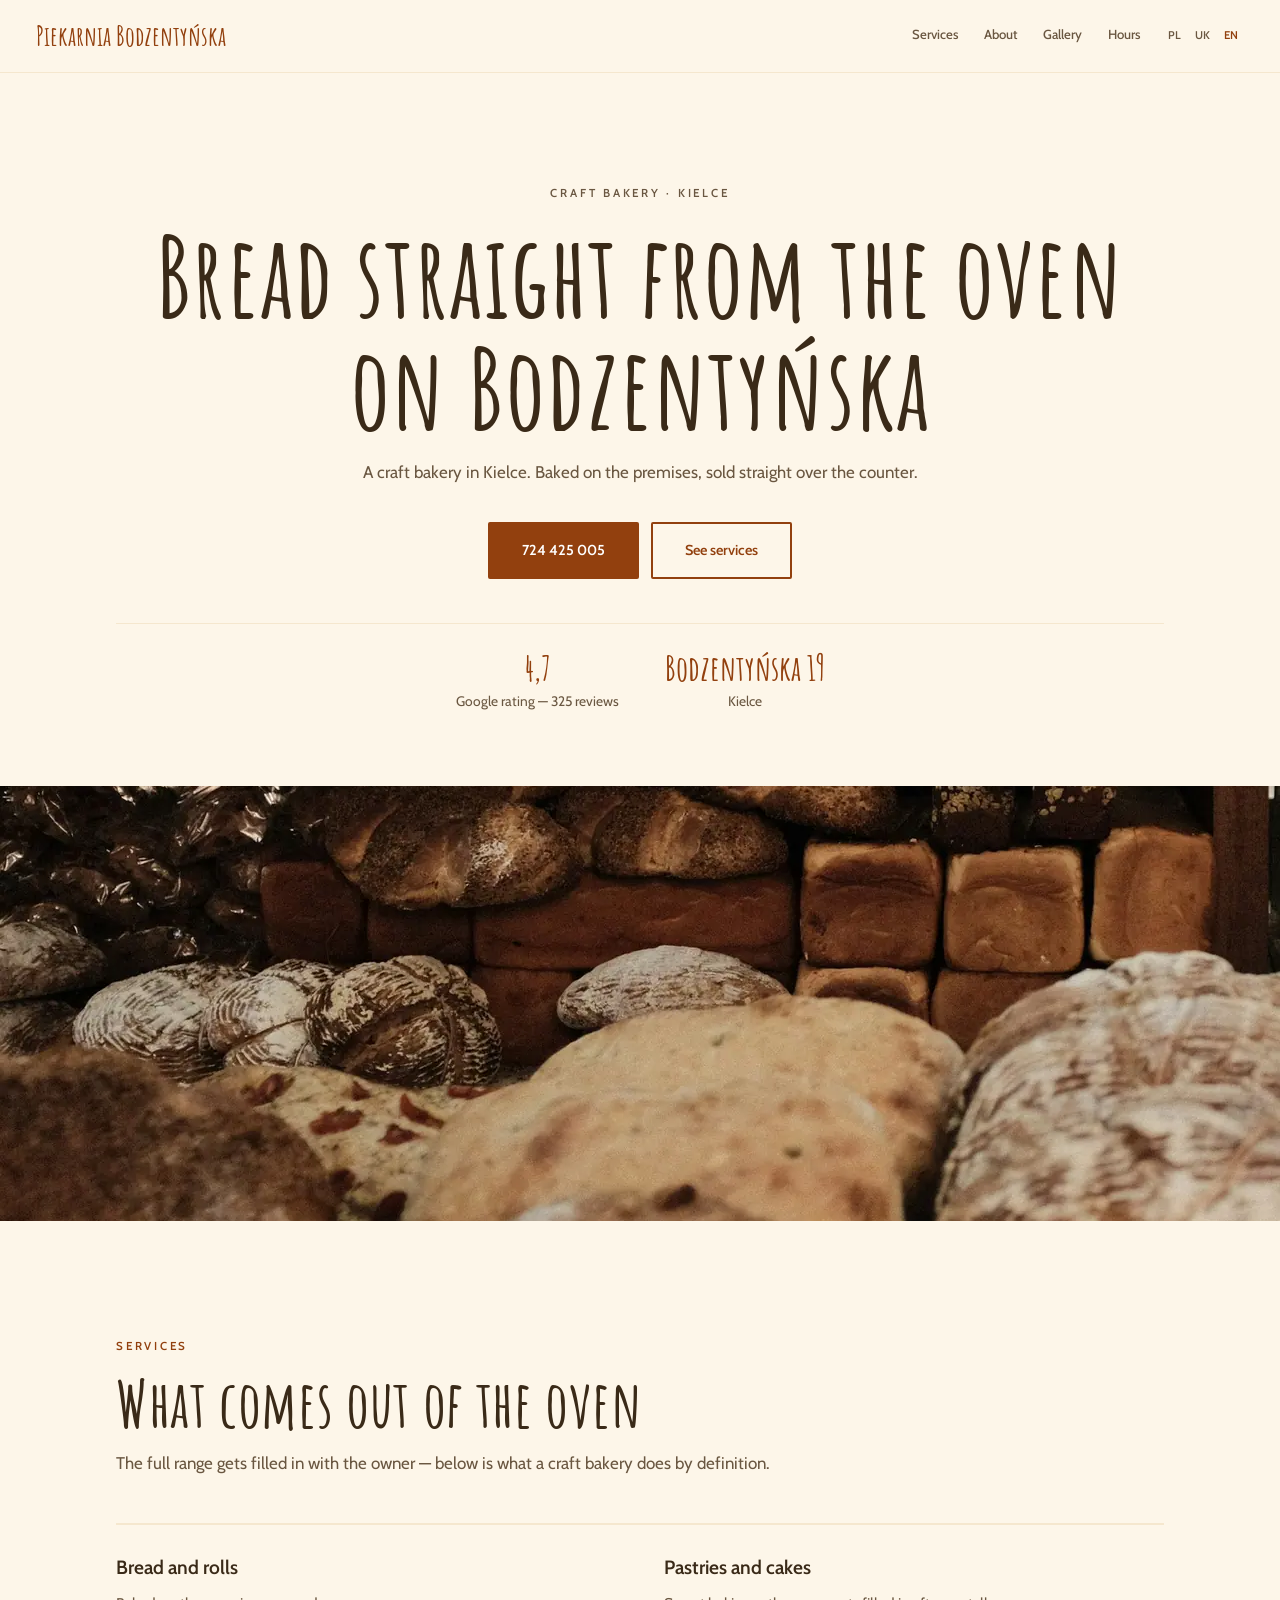
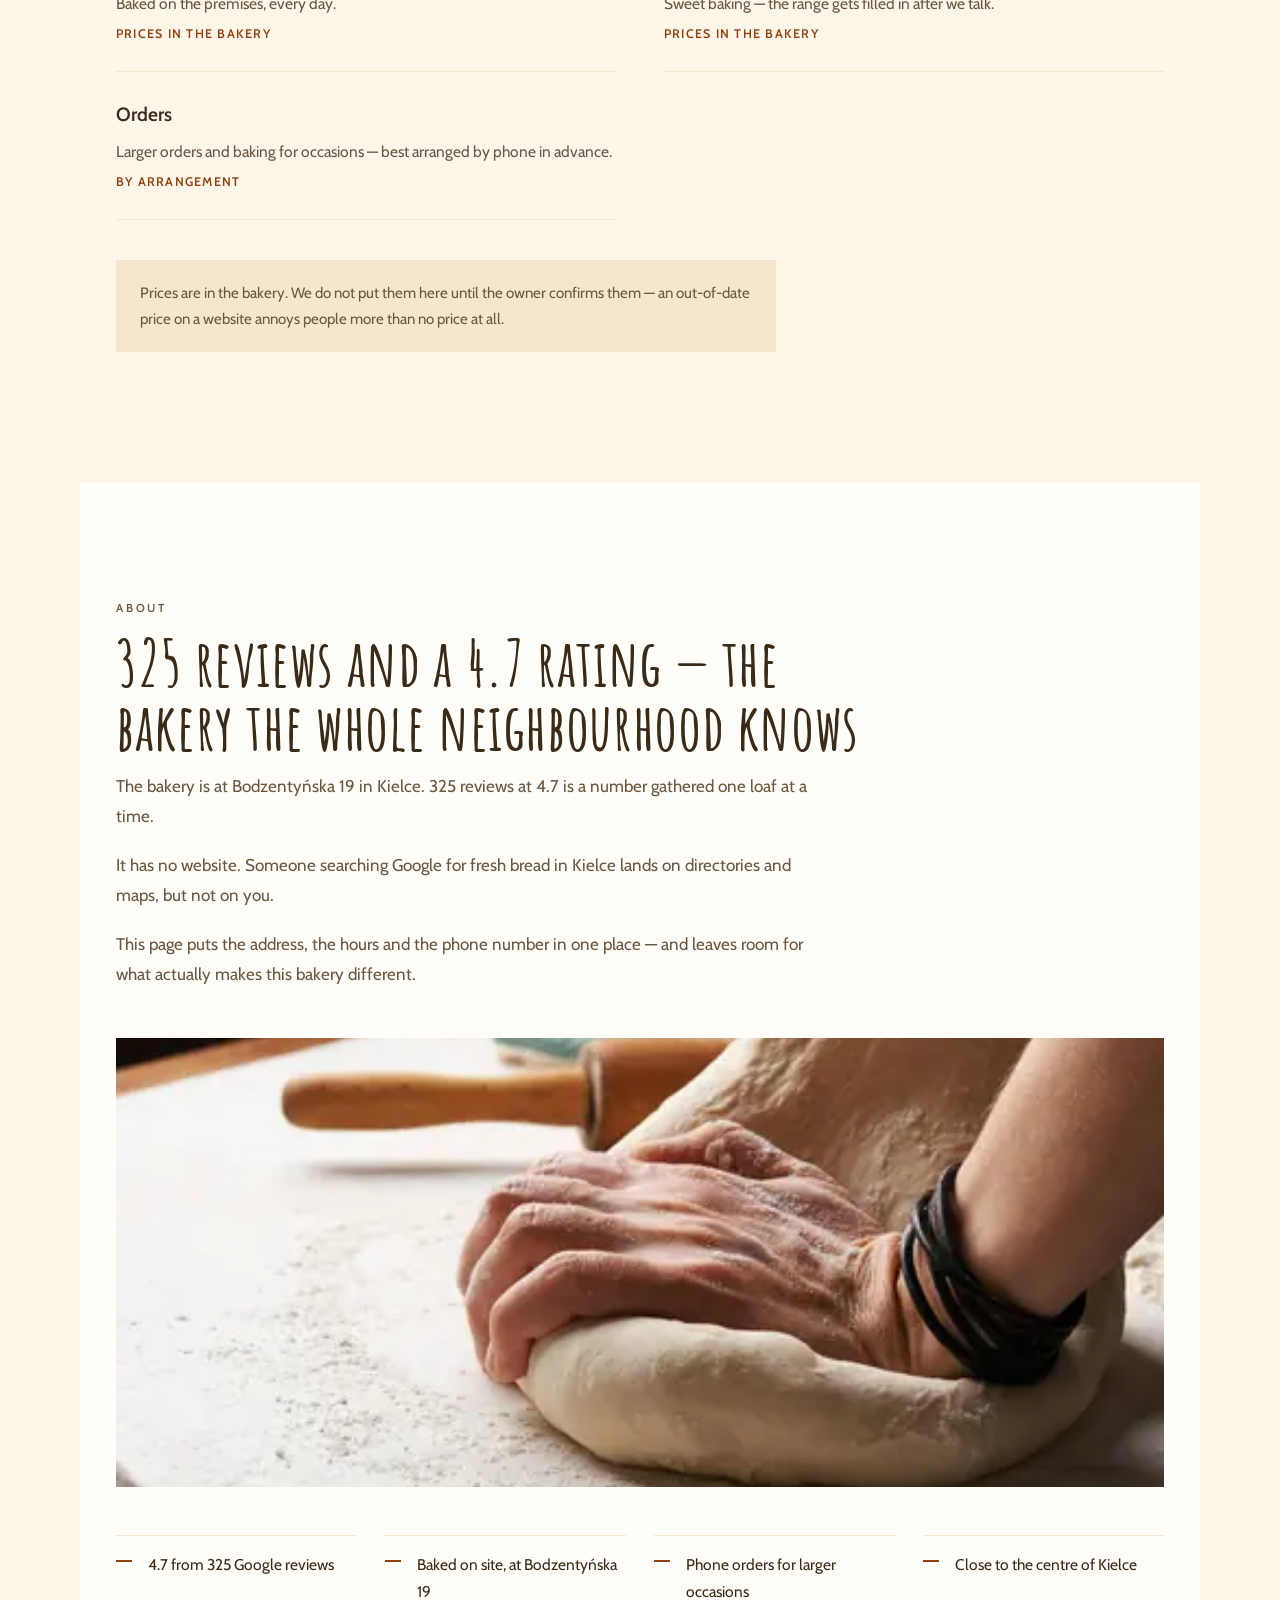
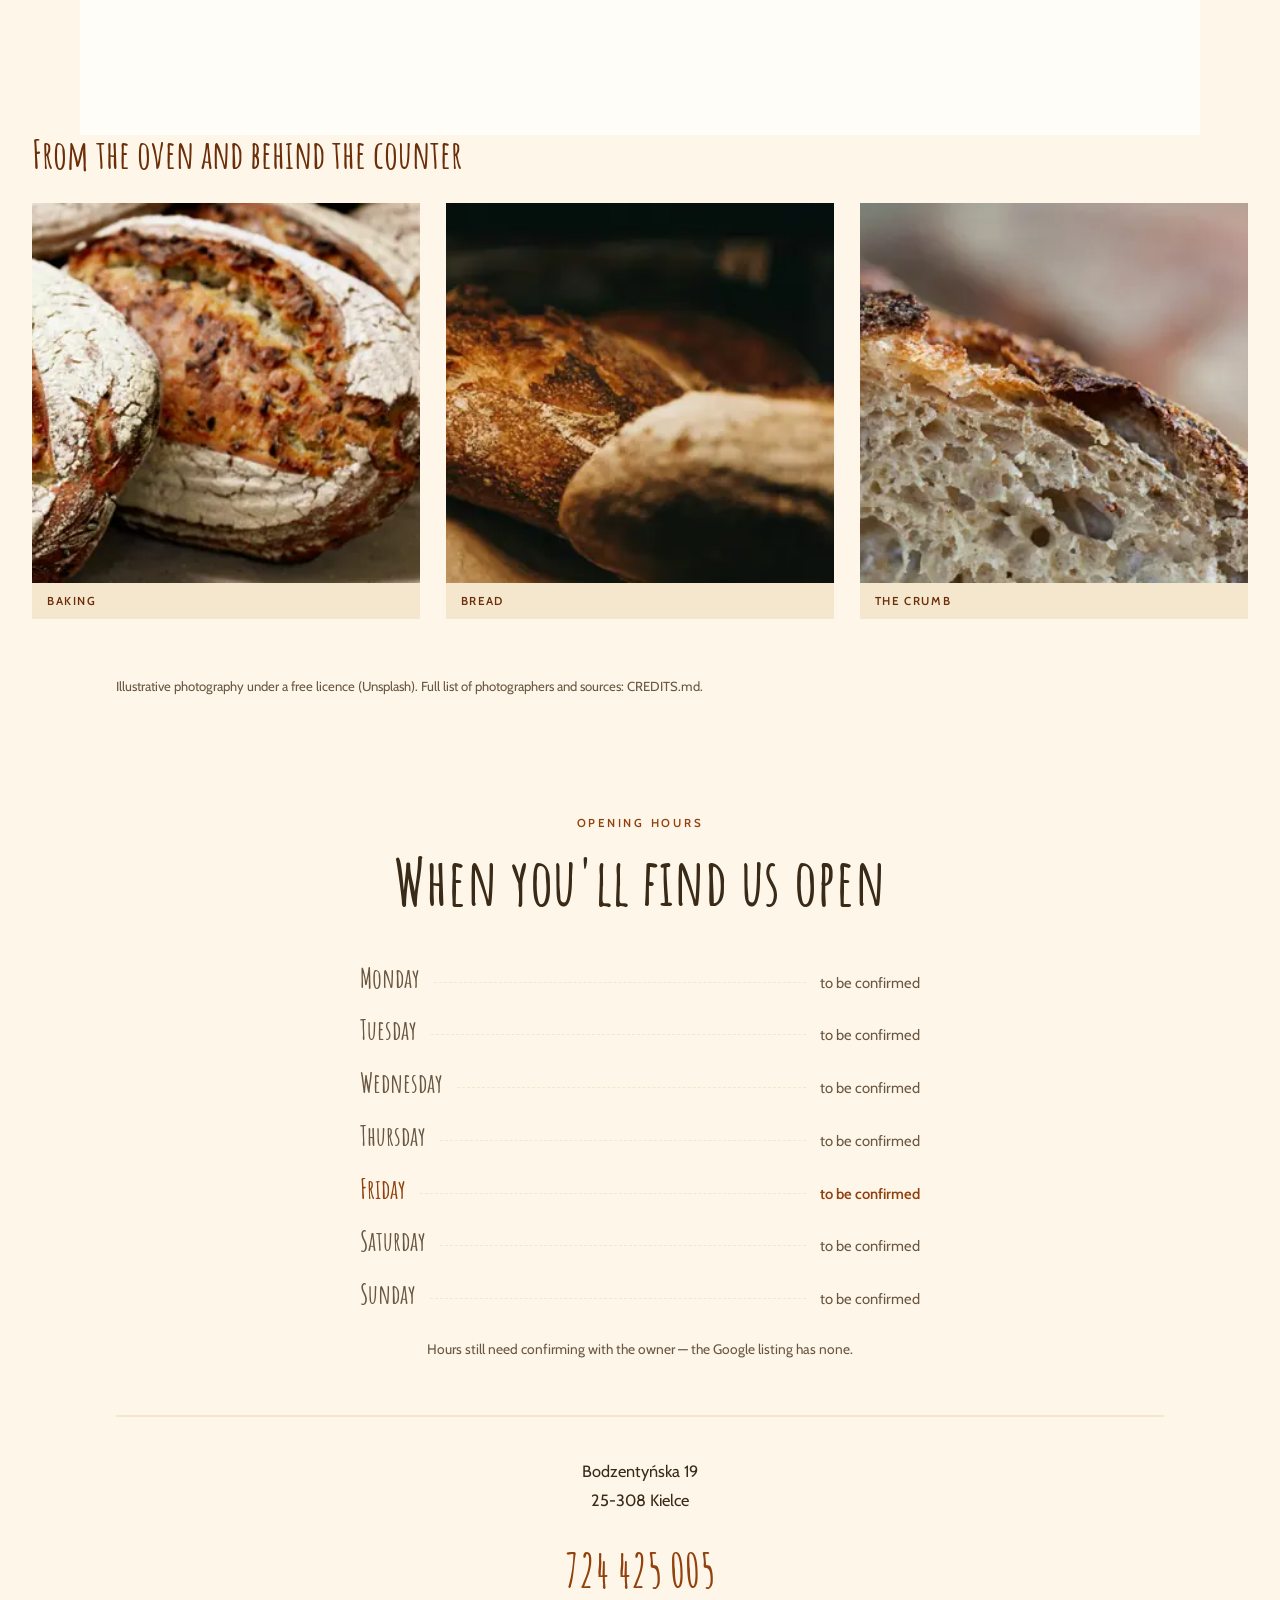
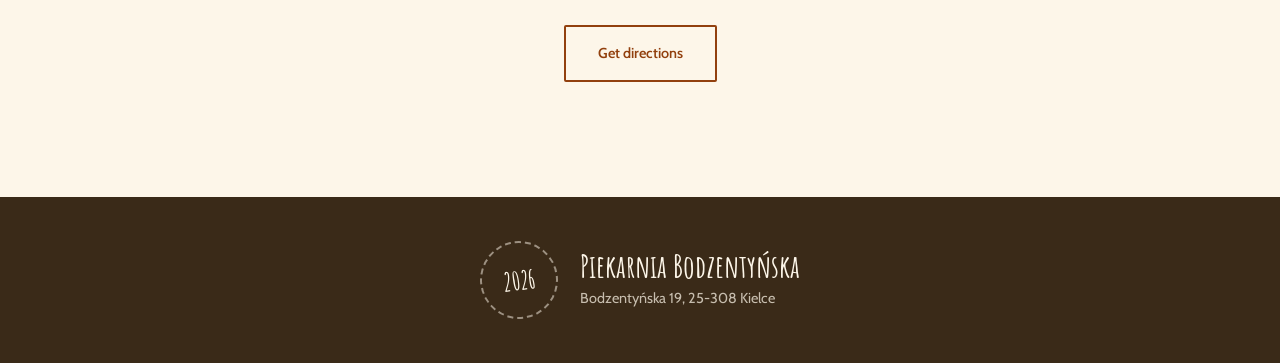
<file: index.html>
<!DOCTYPE html>
<html lang="pl">
<head>
<meta charset="utf-8">
<meta name="viewport" content="width=device-width, initial-scale=1">
<title>Piekarnia Bodzentyńska — piekarnia rzemieślnicza, Kielce</title>
<meta name="description" content="Piekarnia rzemieślnicza przy Bodzentyńskiej 19 w Kielcach. Wypiek na miejscu. Ocena 4,7 przy 325 opiniach w Google.">
<meta name="robots" content="noindex, nofollow">
<link rel="canonical" href="https://otabekmamadaliev.github.io/piekarnia-bodzentynska-kielce/">
<link rel="alternate" hreflang="pl" href="https://otabekmamadaliev.github.io/piekarnia-bodzentynska-kielce/">
<link rel="alternate" hreflang="uk" href="https://otabekmamadaliev.github.io/piekarnia-bodzentynska-kielce/uk/">
<link rel="alternate" hreflang="en" href="https://otabekmamadaliev.github.io/piekarnia-bodzentynska-kielce/en/">
<link rel="alternate" hreflang="x-default" href="https://otabekmamadaliev.github.io/piekarnia-bodzentynska-kielce/">
<meta name="theme-color" content="#92400E">
<meta property="og:type" content="website">
<meta property="og:locale" content="pl_PL">
<meta property="og:site_name" content="Piekarnia Bodzentyńska">
<meta property="og:title" content="Piekarnia Bodzentyńska — piekarnia rzemieślnicza, Kielce">
<meta property="og:description" content="Piekarnia rzemieślnicza przy Bodzentyńskiej 19 w Kielcach. Wypiek na miejscu. Ocena 4,7 przy 325 opiniach w Google.">
<meta property="og:url" content="https://otabekmamadaliev.github.io/piekarnia-bodzentynska-kielce/">
<meta property="og:image" content="https://otabekmamadaliev.github.io/piekarnia-bodzentynska-kielce/assets/img/og.jpg">
<meta name="twitter:card" content="summary_large_image">
<link rel="icon" href="data:image/svg+xml,%3Csvg xmlns='http://www.w3.org/2000/svg' viewBox='0 0 32 32'%3E%3Crect width='32' height='32' fill='%23FDF6E9'/%3E%3Ctext x='16' y='24' font-family='Georgia,serif' font-size='19' fill='%2392400E' text-anchor='middle'%3EP%3C/text%3E%3C/svg%3E">
<link rel="preconnect" href="https://fonts.googleapis.com">
<link rel="preconnect" href="https://fonts.gstatic.com" crossorigin>
<link rel="stylesheet" href="https://fonts.googleapis.com/css2?family=Amatic+SC:wght@400;700&family=Cabin:wght@400;500;600&display=swap">
<script>
/* Wykrywanie języka — patrz kielce-web-studio/tmp/gen/lang-auto.mjs. */
(function(){
  try{
    var tu=document.documentElement.lang.slice(0,2), znane={pl:1,uk:1,en:1};
    function idz(l){var p=location.pathname.replace(/index\.html$/,'').replace(/\/(uk|en)\/?$/,'/');
      if(p.slice(-1)!=='/')p+='/';location.replace(l==='pl'?p:p+l+'/');}
    var w=null; try{w=localStorage.getItem('jezyk');}catch(e){}
    if(w&&znane[w]){if(w!==tu)idz(w);return;}
    if(tu!=='pl')return;
    try{if(sessionStorage.getItem('jezyk-auto'))return;sessionStorage.setItem('jezyk-auto','1');}catch(e){}
    var chce='en', lista=navigator.languages||[navigator.language||'en'];
    for(var i=0;i<lista.length;i++){var l=String(lista[i]).slice(0,2).toLowerCase();if(znane[l]){chce=l;break;}}
    if(chce!=='pl')idz(chce);
  }catch(e){}
})();
</script>
<link rel="stylesheet" href="assets/style.css">

<link rel="preload" as="image" href="assets/img/hero-2000.webp"
      imagesrcset="assets/img/hero-640.webp 640w, assets/img/hero-960.webp 960w, assets/img/hero-1280.webp 1280w, assets/img/hero-1600.webp 1600w, assets/img/hero-2000.webp 2000w" imagesizes="100vw" type="image/webp" fetchpriority="high">

</head>
<body>
<a class="skip" href="#tresc">Przejdź do treści</a>

<header class="naglowek-strony" id="gora">
  <a class="szyld-marka" href="#gora">Piekarnia Bodzentyńska</a>
  <nav class="nawigacja" aria-label="Menu główne">
    <a href="#z-pieca">Usługi</a>
    <a href="#historia">O nas</a>
    <a href="#widok">Galeria</a>
    <a href="#kiedy">Godziny</a>
  </nav>
  <div class="jz" role="group" aria-label="Wybór języka"><span class="lang is-on" aria-current="true">PL</span><a class="lang" href="uk/" hreflang="uk" title="Українська">UK</a><a class="lang" href="en/" hreflang="en" title="English">EN</a></div>
  <button class="ham" type="button" aria-expanded="false" aria-controls="mm" aria-label="Otwórz menu"><span></span><span></span><span></span></button>
</header>
<nav class="mm" id="mm" aria-label="Menu główne">
  <a href="#z-pieca">Usługi</a>
  <a href="#historia">O nas</a>
  <a href="#widok">Galeria</a>
  <a href="#kiedy">Godziny</a>
  <div class="jz jz--mob" role="group" aria-label="Wybór języka"><span class="lang is-on" aria-current="true">PL</span><a class="lang" href="uk/" hreflang="uk" title="Українська">UK</a><a class="lang" href="en/" hreflang="en" title="English">EN</a></div>
</nav>

<main id="tresc">

  <!-- Papierowy szyld: tekst na kremie, fotografia jako pas pod spodem.
       Piekarnia nie potrzebuje przyciemnien i efektow — potrzebuje ciepla. -->
  <section class="szyld">
    <p class="nadtytul">Piekarnia rzemieślnicza &middot; Kielce</p>
    <h1>Chleb z pieca przy Bodzentyńskiej</h1>
    <p class="wprowadzenie">Piekarnia rzemieślnicza w Kielcach. Wypiek na miejscu, sprzedaż prosto z lady.</p>
    <div class="przyciski">
      <a class="guzik" href="tel:+48724425005">724 425 005</a>
      <a class="guzik guzik--obrys" href="#z-pieca">Zobacz usługi</a>
    </div>
    <ul class="liczby">
      <li><b>4,7</b><span>ocena w Google — 325 opinii</span></li>
      <li><b>Bodzentyńska 19</b><span>Kielce</span></li>
    </ul>
  </section>
  <div class="pas-foto" aria-hidden="true"><picture><source type="image/webp" srcset="assets/img/hero-640.webp 640w, assets/img/hero-960.webp 960w, assets/img/hero-1280.webp 1280w, assets/img/hero-1600.webp 1600w, assets/img/hero-2000.webp 2000w" sizes="100vw"><img class="img--hero" src="assets/img/hero-2000.jpg" srcset="assets/img/hero-640.jpg 640w, assets/img/hero-960.jpg 960w, assets/img/hero-1280.jpg 1280w, assets/img/hero-1600.jpg 1600w, assets/img/hero-2000.jpg 2000w" sizes="100vw" width="2000" height="1125" alt="Bochenki chleba na drewnianym regale w piekarni" decoding="async" loading="eager" fetchpriority="high"></picture></div>

  <section class="z-pieca" id="z-pieca">
    <p class="nadtytul nadtytul--brzoskwinia">Oferta</p>
    <h2>Co wychodzi z pieca</h2>
    <p class="wprowadzenie">Pełny asortyment uzupełnimy razem z właścicielką — poniżej to, co w piekarni rzemieślniczej jest oczywiste.</p>
    <div class="wypieki">

      <article class="wypiek">
        <h3>Pieczywo</h3>
        <p>Chleb i bułki wypiekane na miejscu, codziennie.</p>
        <span class="metka">cennik w piekarni</span>
      </article>

      <article class="wypiek">
        <h3>Wyroby cukiernicze</h3>
        <p>Drożdżówki i ciasta — asortyment do uzupełnienia po rozmowie.</p>
        <span class="metka">cennik w piekarni</span>
      </article>

      <article class="wypiek">
        <h3>Zamówienia</h3>
        <p>Większe zamówienia i wypieki na okazje — najlepiej ustalić telefonicznie z wyprzedzeniem.</p>
        <span class="metka">do ustalenia</span>
      </article>

    </div>
    <p class="notka">Ceny są w piekarni. Nie wpisujemy ich tutaj, dopóki nie potwierdzi ich właścicielka — nieaktualna cena na stronie irytuje bardziej niż jej brak.</p>
  </section>

  <section class="historia" id="historia">
    <p class="nadtytul nadtytul--brzoskwinia">O nas</p>
    <h2>325 opinii i ocena 4,7 — piekarnia, którą zna cała okolica</h2>
    <p>Piekarnia Bodzentyńska działa przy ulicy Bodzentyńskiej 19 w Kielcach. 325 opinii przy ocenie 4,7 to liczba, którą zbiera się bochenek po bochenku.</p><p>Piekarnia nie ma własnej strony. Kto szuka w Google świeżego chleba w Kielcach, trafia na katalogi i mapy, ale nie na Was.</p><p>Ta strona zbiera adres, godziny i telefon w jednym miejscu — i zostawia miejsce na to, co naprawdę wyróżnia tę piekarnię.</p>
    <figure class="historia-pas"><picture><source type="image/webp" srcset="assets/img/about-480.webp 480w, assets/img/about-720.webp 720w, assets/img/about-960.webp 960w, assets/img/about-1200.webp 1200w" sizes="(min-width: 1160px) 508px, (min-width: 900px) 45vw, calc(100vw - 40px)"><img class="img--about" src="assets/img/about-1200.jpg" srcset="assets/img/about-480.jpg 480w, assets/img/about-720.jpg 720w, assets/img/about-960.jpg 960w, assets/img/about-1200.jpg 1200w" sizes="(min-width: 1160px) 508px, (min-width: 900px) 45vw, calc(100vw - 40px)" width="1200" height="900" alt="Dłonie wyrabiające ciasto na oprószonym mąką blacie, obok drewniany wałek" decoding="async" loading="lazy"></picture></figure>
    <ul class="zalety"><li>4,7 przy 325 opiniach w Google</li><li>Wypiek na miejscu, przy Bodzentyńskiej 19</li><li>Zamówienia telefoniczne na większe okazje</li><li>Blisko centrum Kielc</li></ul>
  </section>


  <section class="foto-pas" id="widok" aria-label="Galeria">
    <p class="foto-pas-nota">Z pieca i zza lady</p>
    <figure><picture><source type="image/webp" srcset="assets/img/detail-1-400.webp 400w, assets/img/detail-1-600.webp 600w, assets/img/detail-1-800.webp 800w" sizes="(min-width: 1160px) 350px, (min-width: 980px) 31vw, (min-width: 640px) calc(50vw - 28px), calc(100vw - 40px)"><img class="img--detail-1" src="assets/img/detail-1-800.jpg" srcset="assets/img/detail-1-400.jpg 400w, assets/img/detail-1-600.jpg 600w, assets/img/detail-1-800.jpg 800w" sizes="(min-width: 1160px) 350px, (min-width: 980px) 31vw, (min-width: 640px) calc(50vw - 28px), calc(100vw - 40px)" width="800" height="600" alt="Bochenki chleba na zakwasie z charakterystycznym nacięciem skórki" decoding="async" loading="lazy"></picture><figcaption>Wypiek</figcaption></figure><figure><picture><source type="image/webp" srcset="assets/img/detail-2-400.webp 400w, assets/img/detail-2-600.webp 600w, assets/img/detail-2-800.webp 800w" sizes="(min-width: 1160px) 350px, (min-width: 980px) 31vw, (min-width: 640px) calc(50vw - 28px), calc(100vw - 40px)"><img class="img--detail-2" src="assets/img/detail-2-800.jpg" srcset="assets/img/detail-2-400.jpg 400w, assets/img/detail-2-600.jpg 600w, assets/img/detail-2-800.jpg 800w" sizes="(min-width: 1160px) 350px, (min-width: 980px) 31vw, (min-width: 640px) calc(50vw - 28px), calc(100vw - 40px)" width="800" height="600" alt="Świeże bagietki ułożone jedna na drugiej" decoding="async" loading="lazy"></picture><figcaption>Pieczywo</figcaption></figure><figure><picture><source type="image/webp" srcset="assets/img/detail-3-400.webp 400w, assets/img/detail-3-600.webp 600w, assets/img/detail-3-800.webp 800w" sizes="(min-width: 1160px) 350px, (min-width: 980px) 31vw, (min-width: 640px) calc(50vw - 28px), calc(100vw - 40px)"><img class="img--detail-3" src="assets/img/detail-3-800.jpg" srcset="assets/img/detail-3-400.jpg 400w, assets/img/detail-3-600.jpg 600w, assets/img/detail-3-800.jpg 800w" sizes="(min-width: 1160px) 350px, (min-width: 980px) 31vw, (min-width: 640px) calc(50vw - 28px), calc(100vw - 40px)" width="800" height="600" alt="Zbliżenie przekrojonego bochenka — chrupiąca skórka i pęcherzykowaty miękisz" decoding="async" loading="lazy"></picture><figcaption>Miękisz</figcaption></figure>
  </section>
  <p class="notka notka--luzna">Zdjęcia ilustracyjne na wolnej licencji (Unsplash). Pełna lista autorów i źródeł: CREDITS.md.</p>


  <!-- Tablica kredowa przy ladzie: dzień odręcznym pismem, godzina drobnym
       drukiem, cienka kreska między nimi. Adres i telefon stoją POD nią jednym
       ciągiem, tak jak na papierowej torbie z chlebem — bez ramki z Google
       i bez dzielenia sekcji na dwie karty obok siebie. -->
  <section class="kiedy" id="kiedy">
    <p class="nadtytul nadtytul--brzoskwinia">Godziny otwarcia</p>
    <h2>Kiedy nas zastaniesz</h2>

    <ul class="tablica-kredowa"><li class="kreda-wiersz kreda-wiersz--zamkniete" data-dzien="0"><span class="kreda-dzien">Poniedziałek</span><span class="kreda-czas">do potwierdzenia</span></li><li class="kreda-wiersz kreda-wiersz--zamkniete" data-dzien="1"><span class="kreda-dzien">Wtorek</span><span class="kreda-czas">do potwierdzenia</span></li><li class="kreda-wiersz kreda-wiersz--zamkniete" data-dzien="2"><span class="kreda-dzien">Środa</span><span class="kreda-czas">do potwierdzenia</span></li><li class="kreda-wiersz kreda-wiersz--zamkniete" data-dzien="3"><span class="kreda-dzien">Czwartek</span><span class="kreda-czas">do potwierdzenia</span></li><li class="kreda-wiersz kreda-wiersz--zamkniete" data-dzien="4"><span class="kreda-dzien">Piątek</span><span class="kreda-czas">do potwierdzenia</span></li><li class="kreda-wiersz kreda-wiersz--zamkniete" data-dzien="5"><span class="kreda-dzien">Sobota</span><span class="kreda-czas">do potwierdzenia</span></li><li class="kreda-wiersz kreda-wiersz--zamkniete" data-dzien="6"><span class="kreda-dzien">Niedziela</span><span class="kreda-czas">do potwierdzenia</span></li></ul>
    <p class="szept">Godziny do potwierdzenia z właścicielem — w wizytówce Google ich nie ma.</p>

    <div class="torba">
      <p class="torba-adres">Bodzentyńska 19<br>25-308 Kielce</p>
      <a class="telefon" href="tel:+48724425005">724 425 005</a>
      <a class="guzik guzik--obrys" href="https://www.google.com/maps/place/?q=place_id:ChIJaVZBm5MnGEcROQh_0J0kzjs" target="_blank" rel="noopener">Wyznacz trasę</a>
    </div>
  </section>

</main>

<footer class="stopa">
  <span class="stopa-pieczec" aria-hidden="true">2026</span>
  <div class="stopa-tekst">
    <p class="stopa-nazwa">Piekarnia Bodzentyńska</p>
    <p class="stopa-adres">Bodzentyńska 19, 25-308 Kielce</p>
  </div>
</footer>

<script id="i18n" type="application/json">{"sending":"Wysyłanie…","fillAll":"Uzupełnij wszystkie pola formularza.","openingMail":"Otwieramy Twój program pocztowy…","notConnected":"Formularz nie jest jeszcze podłączony. Prosimy o kontakt telefoniczny.","sent":"Dziękujemy! Wiadomość została wysłana — odezwiemy się wkrótce.","failed":"Nie udało się wysłać wiadomości. Prosimy o kontakt telefoniczny.","mailName":"Imię i nazwisko","mailContact":"Kontakt","backToTop":"Wróć na górę","closeGallery":"Zamknij podgląd","prevImage":"Poprzednie zdjęcie","nextImage":"Następne zdjęcie","closeMenu":"Zamknij menu"}</script>
<script src="assets/app.js" defer></script>
<script type="application/ld+json">{
  "@context": "https://schema.org",
  "@type": "Bakery",
  "name": "Piekarnia Bodzentyńska",
  "image": "https://otabekmamadaliev.github.io/piekarnia-bodzentynska-kielce/assets/img/og.jpg",
  "url": "https://otabekmamadaliev.github.io/piekarnia-bodzentynska-kielce/",
  "telephone": "+48724425005",
  "priceRange": "$$",
  "address": {
    "@type": "PostalAddress",
    "streetAddress": "Bodzentyńska 19",
    "addressLocality": "Kielce",
    "postalCode": "25-308",
    "addressRegion": "świętokrzyskie",
    "addressCountry": "PL"
  },
  "geo": {
    "@type": "GeoCoordinates",
    "latitude": 50.8721,
    "longitude": 20.634848
  },
  "hasMap": "https://www.google.com/maps/place/?q=place_id:ChIJaVZBm5MnGEcROQh_0J0kzjs",
  "areaServed": {
    "@type": "City",
    "name": "Kielce"
  },
  "sameAs": []
}</script>
</body>
</html>
</file>
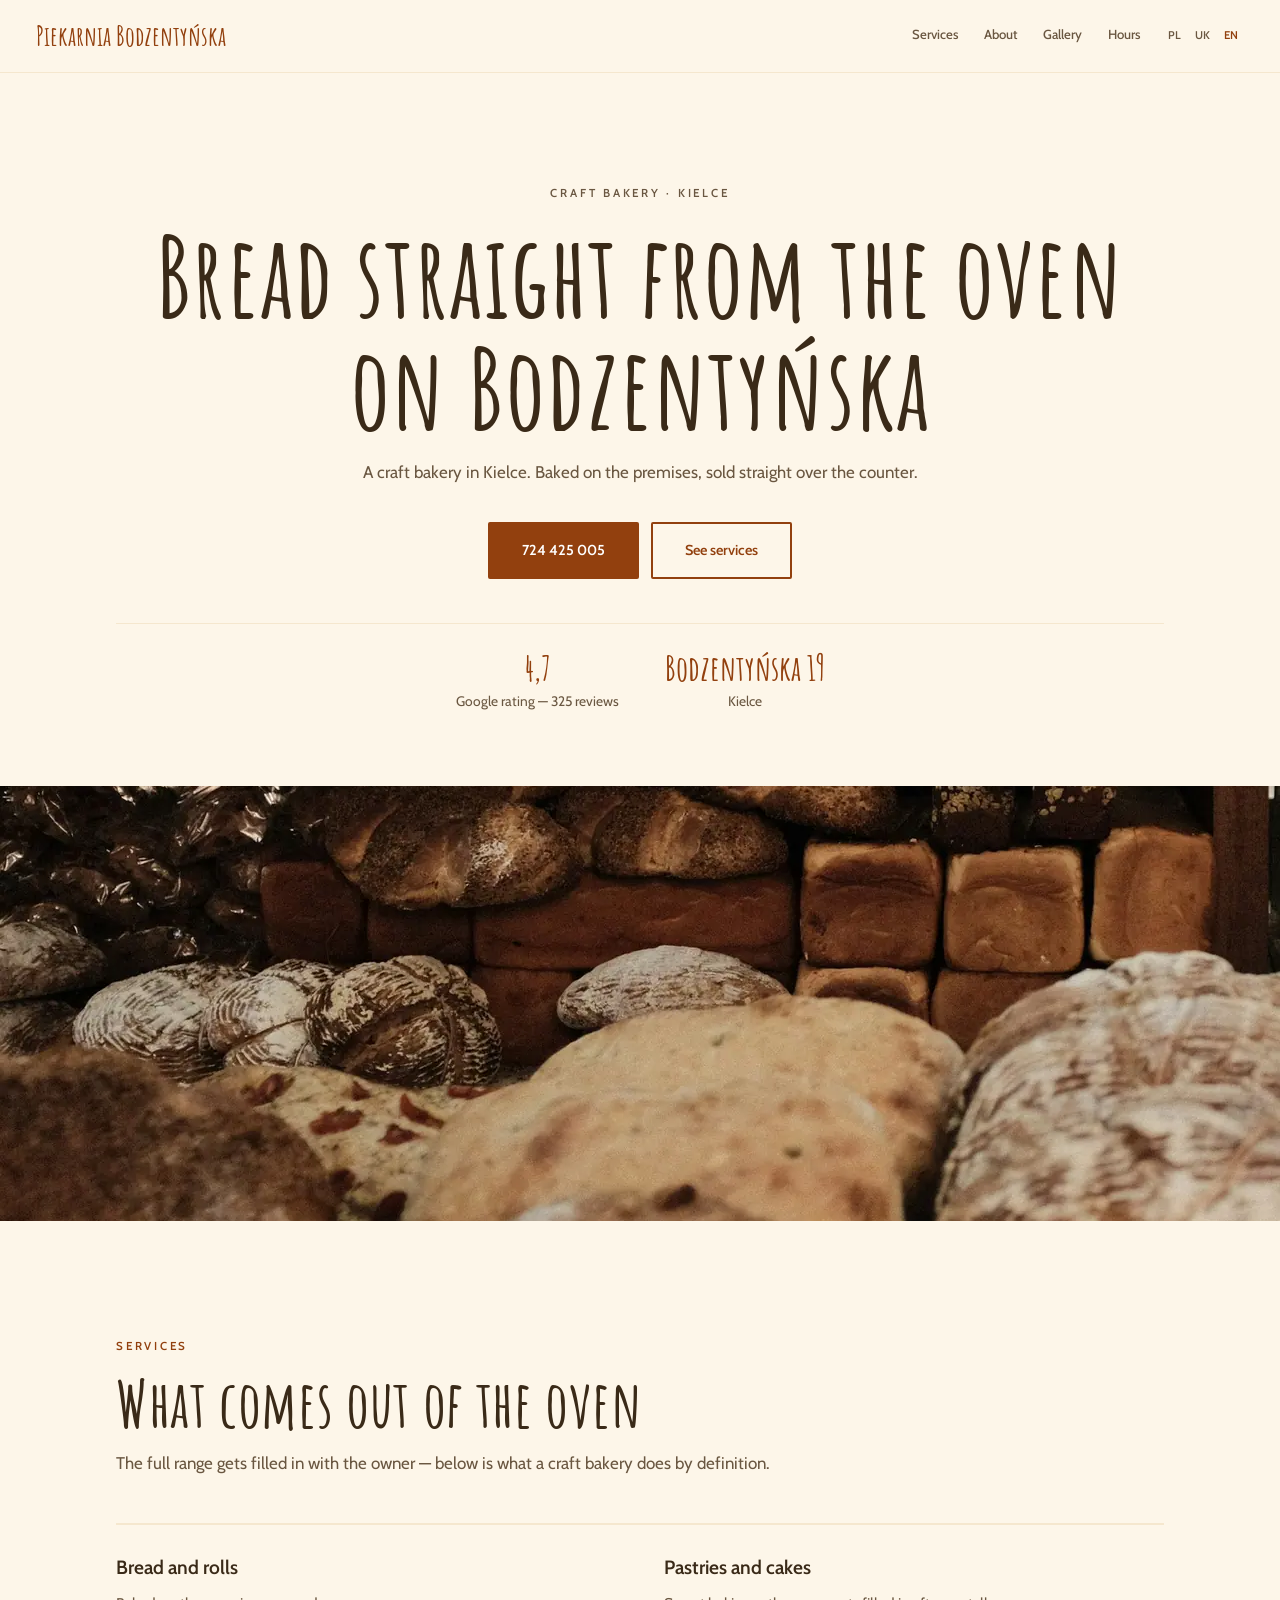
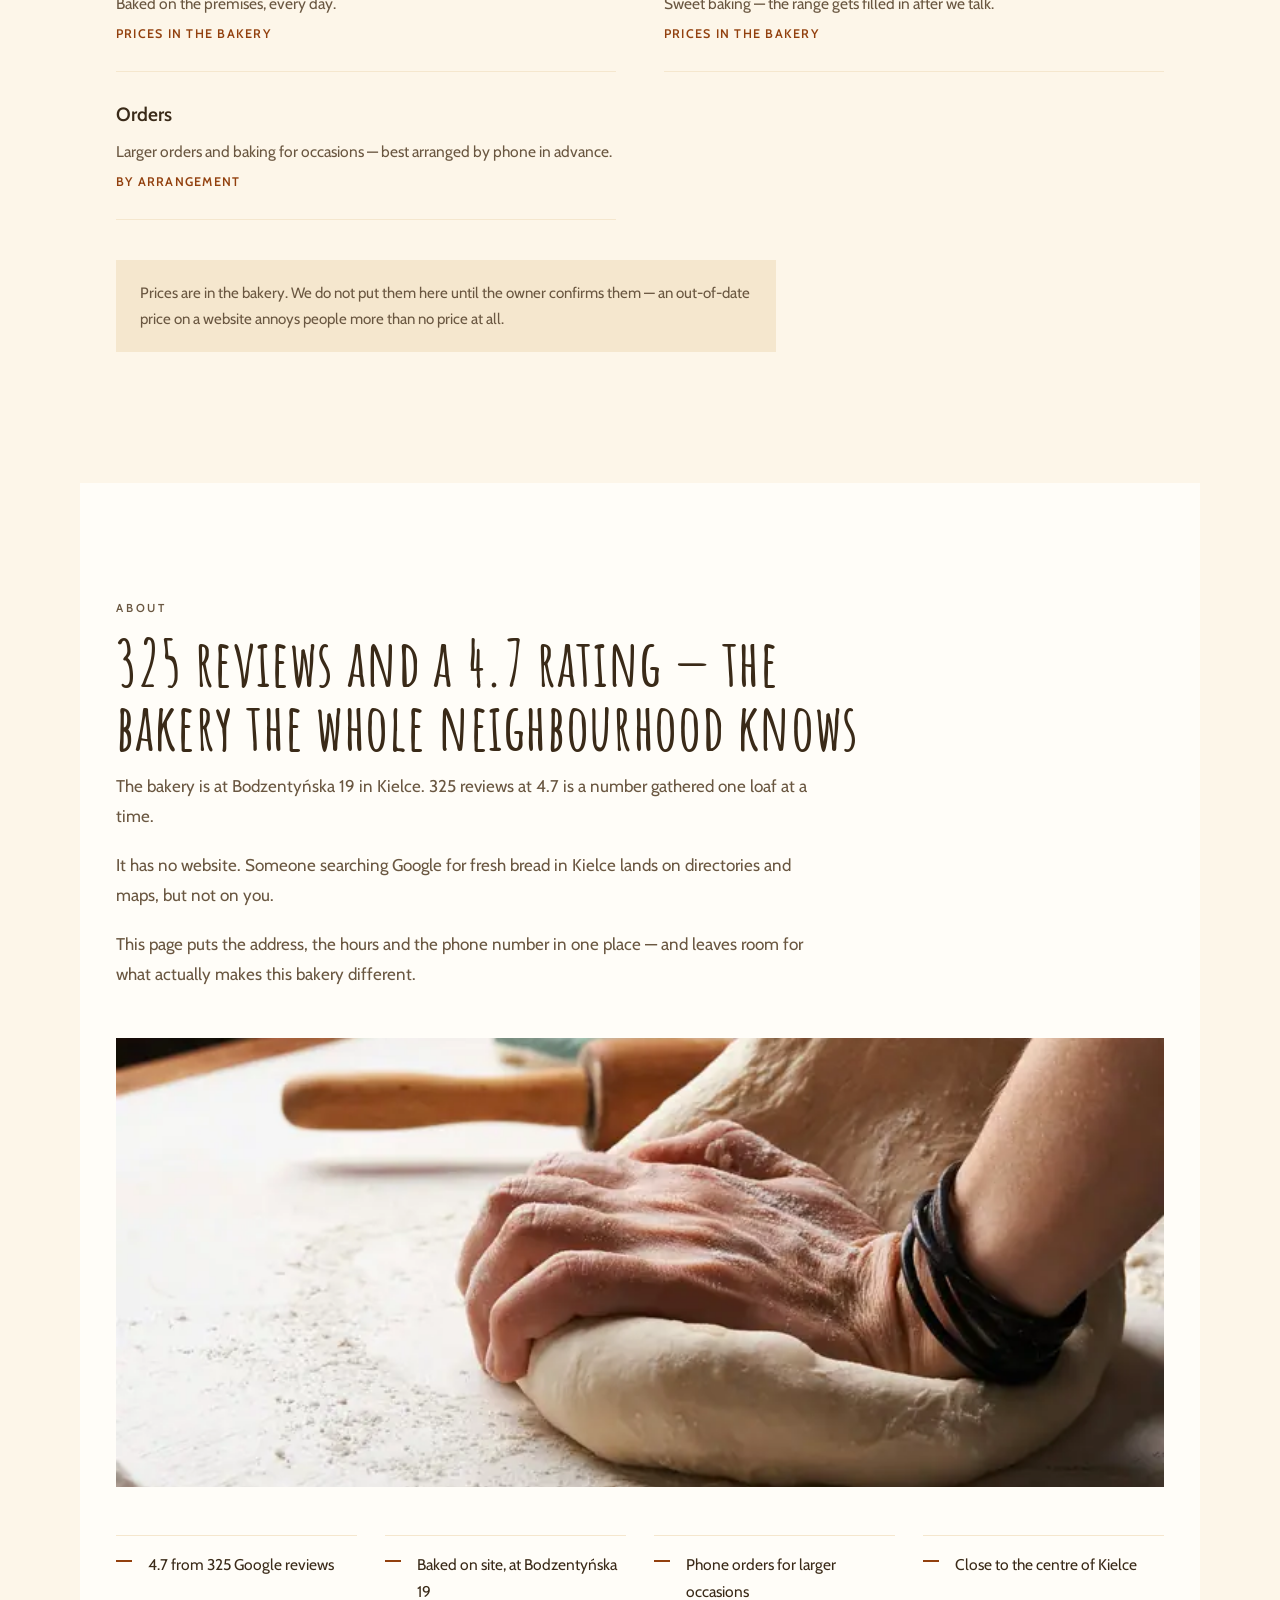
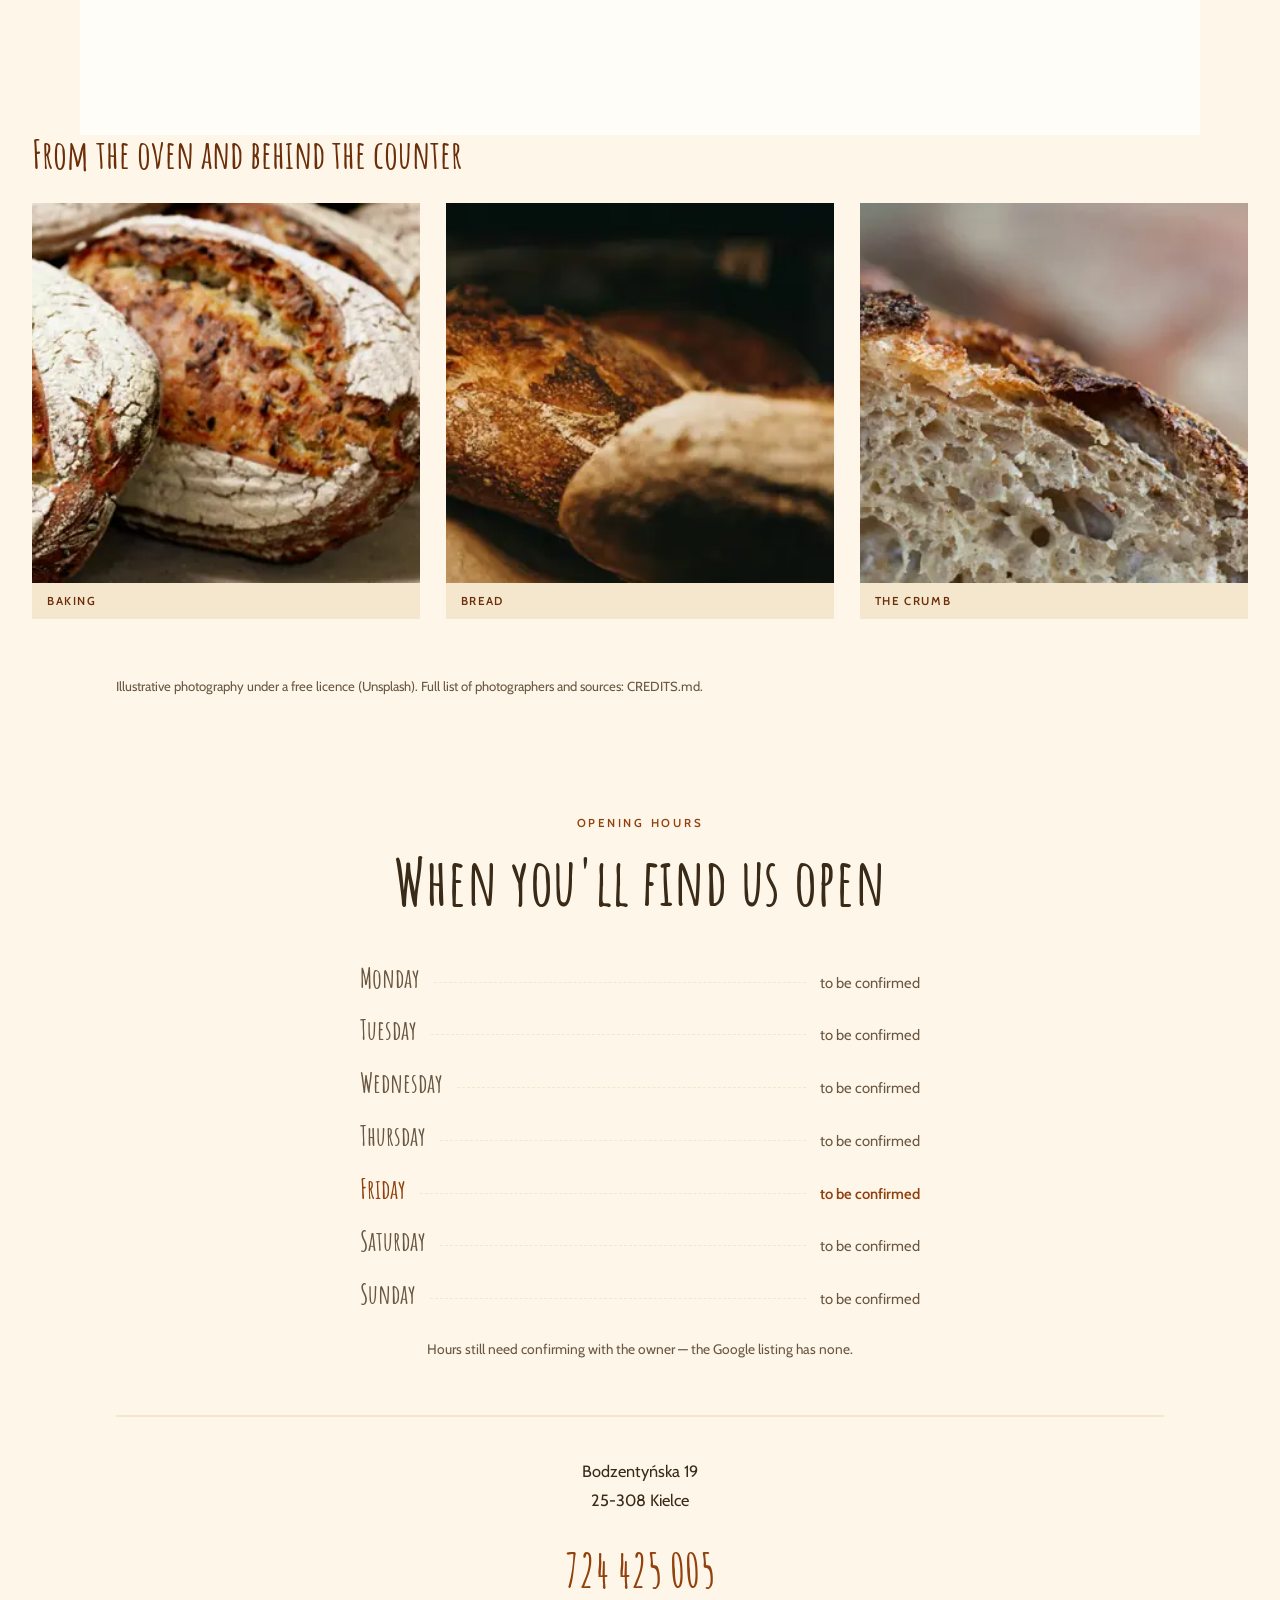
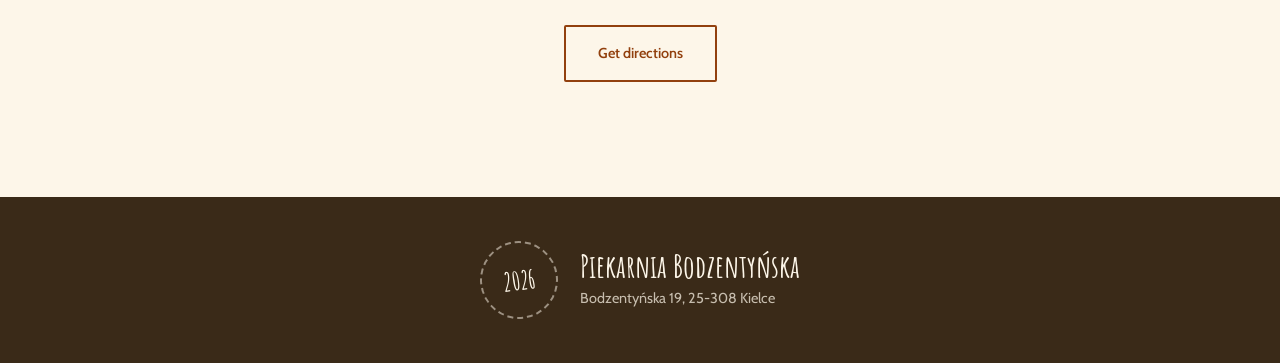
<file: en/index.html>
<!DOCTYPE html>
<html lang="en">
<head>
<meta charset="utf-8">
<meta name="viewport" content="width=device-width, initial-scale=1">
<title>Piekarnia Bodzentyńska — craft bakery, Kielce</title>
<meta name="description" content="Craft bakery at Bodzentyńska 19 in Kielce. Baked on the premises. Rated 4.7 from 325 Google reviews.">
<meta name="robots" content="noindex, nofollow">
<link rel="canonical" href="https://otabekmamadaliev.github.io/piekarnia-bodzentynska-kielce/en/">
<link rel="alternate" hreflang="pl" href="https://otabekmamadaliev.github.io/piekarnia-bodzentynska-kielce/">
<link rel="alternate" hreflang="uk" href="https://otabekmamadaliev.github.io/piekarnia-bodzentynska-kielce/uk/">
<link rel="alternate" hreflang="en" href="https://otabekmamadaliev.github.io/piekarnia-bodzentynska-kielce/en/">
<link rel="alternate" hreflang="x-default" href="https://otabekmamadaliev.github.io/piekarnia-bodzentynska-kielce/">
<meta name="theme-color" content="#92400E">
<meta property="og:type" content="website">
<meta property="og:locale" content="en_GB">
<meta property="og:site_name" content="Piekarnia Bodzentyńska">
<meta property="og:title" content="Piekarnia Bodzentyńska — craft bakery, Kielce">
<meta property="og:description" content="Craft bakery at Bodzentyńska 19 in Kielce. Baked on the premises. Rated 4.7 from 325 Google reviews.">
<meta property="og:url" content="https://otabekmamadaliev.github.io/piekarnia-bodzentynska-kielce/en/">
<meta property="og:image" content="https://otabekmamadaliev.github.io/piekarnia-bodzentynska-kielce/assets/img/og.jpg">
<meta name="twitter:card" content="summary_large_image">
<link rel="icon" href="data:image/svg+xml,%3Csvg xmlns='http://www.w3.org/2000/svg' viewBox='0 0 32 32'%3E%3Crect width='32' height='32' fill='%23FDF6E9'/%3E%3Ctext x='16' y='24' font-family='Georgia,serif' font-size='19' fill='%2392400E' text-anchor='middle'%3EP%3C/text%3E%3C/svg%3E">
<link rel="preconnect" href="https://fonts.googleapis.com">
<link rel="preconnect" href="https://fonts.gstatic.com" crossorigin>
<link rel="stylesheet" href="https://fonts.googleapis.com/css2?family=Amatic+SC:wght@400;700&family=Cabin:wght@400;500;600&display=swap">
<script>
/* Wykrywanie języka — patrz kielce-web-studio/tmp/gen/lang-auto.mjs. */
(function(){
  try{
    var tu=document.documentElement.lang.slice(0,2), znane={pl:1,uk:1,en:1};
    function idz(l){var p=location.pathname.replace(/index\.html$/,'').replace(/\/(uk|en)\/?$/,'/');
      if(p.slice(-1)!=='/')p+='/';location.replace(l==='pl'?p:p+l+'/');}
    var w=null; try{w=localStorage.getItem('jezyk');}catch(e){}
    if(w&&znane[w]){if(w!==tu)idz(w);return;}
    if(tu!=='pl')return;
    try{if(sessionStorage.getItem('jezyk-auto'))return;sessionStorage.setItem('jezyk-auto','1');}catch(e){}
    var chce='en', lista=navigator.languages||[navigator.language||'en'];
    for(var i=0;i<lista.length;i++){var l=String(lista[i]).slice(0,2).toLowerCase();if(znane[l]){chce=l;break;}}
    if(chce!=='pl')idz(chce);
  }catch(e){}
})();
</script>
<link rel="stylesheet" href="../assets/style.css">

<link rel="preload" as="image" href="../assets/img/hero-2000.webp"
      imagesrcset="../assets/img/hero-640.webp 640w, ../assets/img/hero-960.webp 960w, ../assets/img/hero-1280.webp 1280w, ../assets/img/hero-1600.webp 1600w, ../assets/img/hero-2000.webp 2000w" imagesizes="100vw" type="image/webp" fetchpriority="high">

</head>
<body>
<a class="skip" href="#tresc">Skip to content</a>

<header class="naglowek-strony" id="gora">
  <a class="szyld-marka" href="#gora">Piekarnia Bodzentyńska</a>
  <nav class="nawigacja" aria-label="Main menu">
    <a href="#z-pieca">Services</a>
    <a href="#historia">About</a>
    <a href="#widok">Gallery</a>
    <a href="#kiedy">Hours</a>
  </nav>
  <div class="jz" role="group" aria-label="Language"><a class="lang" href=".././" hreflang="pl" title="Polski">PL</a><a class="lang" href="../uk/" hreflang="uk" title="Українська">UK</a><span class="lang is-on" aria-current="true">EN</span></div>
  <button class="ham" type="button" aria-expanded="false" aria-controls="mm" aria-label="Open menu"><span></span><span></span><span></span></button>
</header>
<nav class="mm" id="mm" aria-label="Main menu">
  <a href="#z-pieca">Services</a>
  <a href="#historia">About</a>
  <a href="#widok">Gallery</a>
  <a href="#kiedy">Hours</a>
  <div class="jz jz--mob" role="group" aria-label="Language"><a class="lang" href=".././" hreflang="pl" title="Polski">PL</a><a class="lang" href="../uk/" hreflang="uk" title="Українська">UK</a><span class="lang is-on" aria-current="true">EN</span></div>
</nav>

<main id="tresc">

  <!-- Papierowy szyld: tekst na kremie, fotografia jako pas pod spodem.
       Piekarnia nie potrzebuje przyciemnien i efektow — potrzebuje ciepla. -->
  <section class="szyld">
    <p class="nadtytul">Craft bakery &middot; Kielce</p>
    <h1>Bread straight from the oven on Bodzentyńska</h1>
    <p class="wprowadzenie">A craft bakery in Kielce. Baked on the premises, sold straight over the counter.</p>
    <div class="przyciski">
      <a class="guzik" href="tel:+48724425005">724 425 005</a>
      <a class="guzik guzik--obrys" href="#z-pieca">See services</a>
    </div>
    <ul class="liczby">
      <li><b>4,7</b><span>Google rating — 325 reviews</span></li>
      <li><b>Bodzentyńska 19</b><span>Kielce</span></li>
    </ul>
  </section>
  <div class="pas-foto" aria-hidden="true"><picture><source type="image/webp" srcset="../assets/img/hero-640.webp 640w, ../assets/img/hero-960.webp 960w, ../assets/img/hero-1280.webp 1280w, ../assets/img/hero-1600.webp 1600w, ../assets/img/hero-2000.webp 2000w" sizes="100vw"><img class="img--hero" src="../assets/img/hero-2000.jpg" srcset="../assets/img/hero-640.jpg 640w, ../assets/img/hero-960.jpg 960w, ../assets/img/hero-1280.jpg 1280w, ../assets/img/hero-1600.jpg 1600w, ../assets/img/hero-2000.jpg 2000w" sizes="100vw" width="2000" height="1125" alt="Bochenki chleba na drewnianym regale w piekarni" decoding="async" loading="eager" fetchpriority="high"></picture></div>

  <section class="z-pieca" id="z-pieca">
    <p class="nadtytul nadtytul--brzoskwinia">Services</p>
    <h2>What comes out of the oven</h2>
    <p class="wprowadzenie">The full range gets filled in with the owner — below is what a craft bakery does by definition.</p>
    <div class="wypieki">

      <article class="wypiek">
        <h3>Bread and rolls</h3>
        <p>Baked on the premises, every day.</p>
        <span class="metka">prices in the bakery</span>
      </article>

      <article class="wypiek">
        <h3>Pastries and cakes</h3>
        <p>Sweet baking — the range gets filled in after we talk.</p>
        <span class="metka">prices in the bakery</span>
      </article>

      <article class="wypiek">
        <h3>Orders</h3>
        <p>Larger orders and baking for occasions — best arranged by phone in advance.</p>
        <span class="metka">by arrangement</span>
      </article>

    </div>
    <p class="notka">Prices are in the bakery. We do not put them here until the owner confirms them — an out-of-date price on a website annoys people more than no price at all.</p>
  </section>

  <section class="historia" id="historia">
    <p class="nadtytul nadtytul--brzoskwinia">About</p>
    <h2>325 reviews and a 4.7 rating — the bakery the whole neighbourhood knows</h2>
    <p>The bakery is at Bodzentyńska 19 in Kielce. 325 reviews at 4.7 is a number gathered one loaf at a time.</p><p>It has no website. Someone searching Google for fresh bread in Kielce lands on directories and maps, but not on you.</p><p>This page puts the address, the hours and the phone number in one place — and leaves room for what actually makes this bakery different.</p>
    <figure class="historia-pas"><picture><source type="image/webp" srcset="../assets/img/about-480.webp 480w, ../assets/img/about-720.webp 720w, ../assets/img/about-960.webp 960w, ../assets/img/about-1200.webp 1200w" sizes="(min-width: 1160px) 508px, (min-width: 900px) 45vw, calc(100vw - 40px)"><img class="img--about" src="../assets/img/about-1200.jpg" srcset="../assets/img/about-480.jpg 480w, ../assets/img/about-720.jpg 720w, ../assets/img/about-960.jpg 960w, ../assets/img/about-1200.jpg 1200w" sizes="(min-width: 1160px) 508px, (min-width: 900px) 45vw, calc(100vw - 40px)" width="1200" height="900" alt="Dłonie wyrabiające ciasto na oprószonym mąką blacie, obok drewniany wałek" decoding="async" loading="lazy"></picture></figure>
    <ul class="zalety"><li>4.7 from 325 Google reviews</li><li>Baked on site, at Bodzentyńska 19</li><li>Phone orders for larger occasions</li><li>Close to the centre of Kielce</li></ul>
  </section>


  <section class="foto-pas" id="widok" aria-label="Gallery">
    <p class="foto-pas-nota">From the oven and behind the counter</p>
    <figure><picture><source type="image/webp" srcset="../assets/img/detail-1-400.webp 400w, ../assets/img/detail-1-600.webp 600w, ../assets/img/detail-1-800.webp 800w" sizes="(min-width: 1160px) 350px, (min-width: 980px) 31vw, (min-width: 640px) calc(50vw - 28px), calc(100vw - 40px)"><img class="img--detail-1" src="../assets/img/detail-1-800.jpg" srcset="../assets/img/detail-1-400.jpg 400w, ../assets/img/detail-1-600.jpg 600w, ../assets/img/detail-1-800.jpg 800w" sizes="(min-width: 1160px) 350px, (min-width: 980px) 31vw, (min-width: 640px) calc(50vw - 28px), calc(100vw - 40px)" width="800" height="600" alt="Bochenki chleba na zakwasie z charakterystycznym nacięciem skórki" decoding="async" loading="lazy"></picture><figcaption>Baking</figcaption></figure><figure><picture><source type="image/webp" srcset="../assets/img/detail-2-400.webp 400w, ../assets/img/detail-2-600.webp 600w, ../assets/img/detail-2-800.webp 800w" sizes="(min-width: 1160px) 350px, (min-width: 980px) 31vw, (min-width: 640px) calc(50vw - 28px), calc(100vw - 40px)"><img class="img--detail-2" src="../assets/img/detail-2-800.jpg" srcset="../assets/img/detail-2-400.jpg 400w, ../assets/img/detail-2-600.jpg 600w, ../assets/img/detail-2-800.jpg 800w" sizes="(min-width: 1160px) 350px, (min-width: 980px) 31vw, (min-width: 640px) calc(50vw - 28px), calc(100vw - 40px)" width="800" height="600" alt="Świeże bagietki ułożone jedna na drugiej" decoding="async" loading="lazy"></picture><figcaption>Bread</figcaption></figure><figure><picture><source type="image/webp" srcset="../assets/img/detail-3-400.webp 400w, ../assets/img/detail-3-600.webp 600w, ../assets/img/detail-3-800.webp 800w" sizes="(min-width: 1160px) 350px, (min-width: 980px) 31vw, (min-width: 640px) calc(50vw - 28px), calc(100vw - 40px)"><img class="img--detail-3" src="../assets/img/detail-3-800.jpg" srcset="../assets/img/detail-3-400.jpg 400w, ../assets/img/detail-3-600.jpg 600w, ../assets/img/detail-3-800.jpg 800w" sizes="(min-width: 1160px) 350px, (min-width: 980px) 31vw, (min-width: 640px) calc(50vw - 28px), calc(100vw - 40px)" width="800" height="600" alt="Zbliżenie przekrojonego bochenka — chrupiąca skórka i pęcherzykowaty miękisz" decoding="async" loading="lazy"></picture><figcaption>The crumb</figcaption></figure>
  </section>
  <p class="notka notka--luzna">Illustrative photography under a free licence (Unsplash). Full list of photographers and sources: CREDITS.md.</p>


  <!-- Tablica kredowa przy ladzie: dzień odręcznym pismem, godzina drobnym
       drukiem, cienka kreska między nimi. Adres i telefon stoją POD nią jednym
       ciągiem, tak jak na papierowej torbie z chlebem — bez ramki z Google
       i bez dzielenia sekcji na dwie karty obok siebie. -->
  <section class="kiedy" id="kiedy">
    <p class="nadtytul nadtytul--brzoskwinia">Opening hours</p>
    <h2>When you&#39;ll find us open</h2>

    <ul class="tablica-kredowa"><li class="kreda-wiersz kreda-wiersz--zamkniete" data-dzien="0"><span class="kreda-dzien">Monday</span><span class="kreda-czas">to be confirmed</span></li><li class="kreda-wiersz kreda-wiersz--zamkniete" data-dzien="1"><span class="kreda-dzien">Tuesday</span><span class="kreda-czas">to be confirmed</span></li><li class="kreda-wiersz kreda-wiersz--zamkniete" data-dzien="2"><span class="kreda-dzien">Wednesday</span><span class="kreda-czas">to be confirmed</span></li><li class="kreda-wiersz kreda-wiersz--zamkniete" data-dzien="3"><span class="kreda-dzien">Thursday</span><span class="kreda-czas">to be confirmed</span></li><li class="kreda-wiersz kreda-wiersz--zamkniete" data-dzien="4"><span class="kreda-dzien">Friday</span><span class="kreda-czas">to be confirmed</span></li><li class="kreda-wiersz kreda-wiersz--zamkniete" data-dzien="5"><span class="kreda-dzien">Saturday</span><span class="kreda-czas">to be confirmed</span></li><li class="kreda-wiersz kreda-wiersz--zamkniete" data-dzien="6"><span class="kreda-dzien">Sunday</span><span class="kreda-czas">to be confirmed</span></li></ul>
    <p class="szept">Hours still need confirming with the owner — the Google listing has none.</p>

    <div class="torba">
      <p class="torba-adres">Bodzentyńska 19<br>25-308 Kielce</p>
      <a class="telefon" href="tel:+48724425005">724 425 005</a>
      <a class="guzik guzik--obrys" href="https://www.google.com/maps/place/?q=place_id:ChIJaVZBm5MnGEcROQh_0J0kzjs" target="_blank" rel="noopener">Get directions</a>
    </div>
  </section>

</main>

<footer class="stopa">
  <span class="stopa-pieczec" aria-hidden="true">2026</span>
  <div class="stopa-tekst">
    <p class="stopa-nazwa">Piekarnia Bodzentyńska</p>
    <p class="stopa-adres">Bodzentyńska 19, 25-308 Kielce</p>
  </div>
</footer>

<script id="i18n" type="application/json">{"sending":"Sending…","fillAll":"Please fill in every field.","openingMail":"Opening your mail app…","notConnected":"The form is not connected yet. Please call us instead.","sent":"Thank you! Your message has been sent — we'll be in touch shortly.","failed":"The message could not be sent. Please call us instead.","mailName":"Full name","mailContact":"Contact","backToTop":"Back to top","closeGallery":"Close preview","prevImage":"Previous photo","nextImage":"Next photo","closeMenu":"Close menu"}</script>
<script src="../assets/app.js" defer></script>
<script type="application/ld+json">{
  "@context": "https://schema.org",
  "@type": "Bakery",
  "name": "Piekarnia Bodzentyńska",
  "image": "https://otabekmamadaliev.github.io/piekarnia-bodzentynska-kielce/assets/img/og.jpg",
  "url": "https://otabekmamadaliev.github.io/piekarnia-bodzentynska-kielce/",
  "telephone": "+48724425005",
  "priceRange": "$$",
  "address": {
    "@type": "PostalAddress",
    "streetAddress": "Bodzentyńska 19",
    "addressLocality": "Kielce",
    "postalCode": "25-308",
    "addressRegion": "świętokrzyskie",
    "addressCountry": "PL"
  },
  "geo": {
    "@type": "GeoCoordinates",
    "latitude": 50.8721,
    "longitude": 20.634848
  },
  "hasMap": "https://www.google.com/maps/place/?q=place_id:ChIJaVZBm5MnGEcROQh_0J0kzjs",
  "areaServed": {
    "@type": "City",
    "name": "Kielce"
  },
  "sameAs": []
}</script>
</body>
</html>
</file>
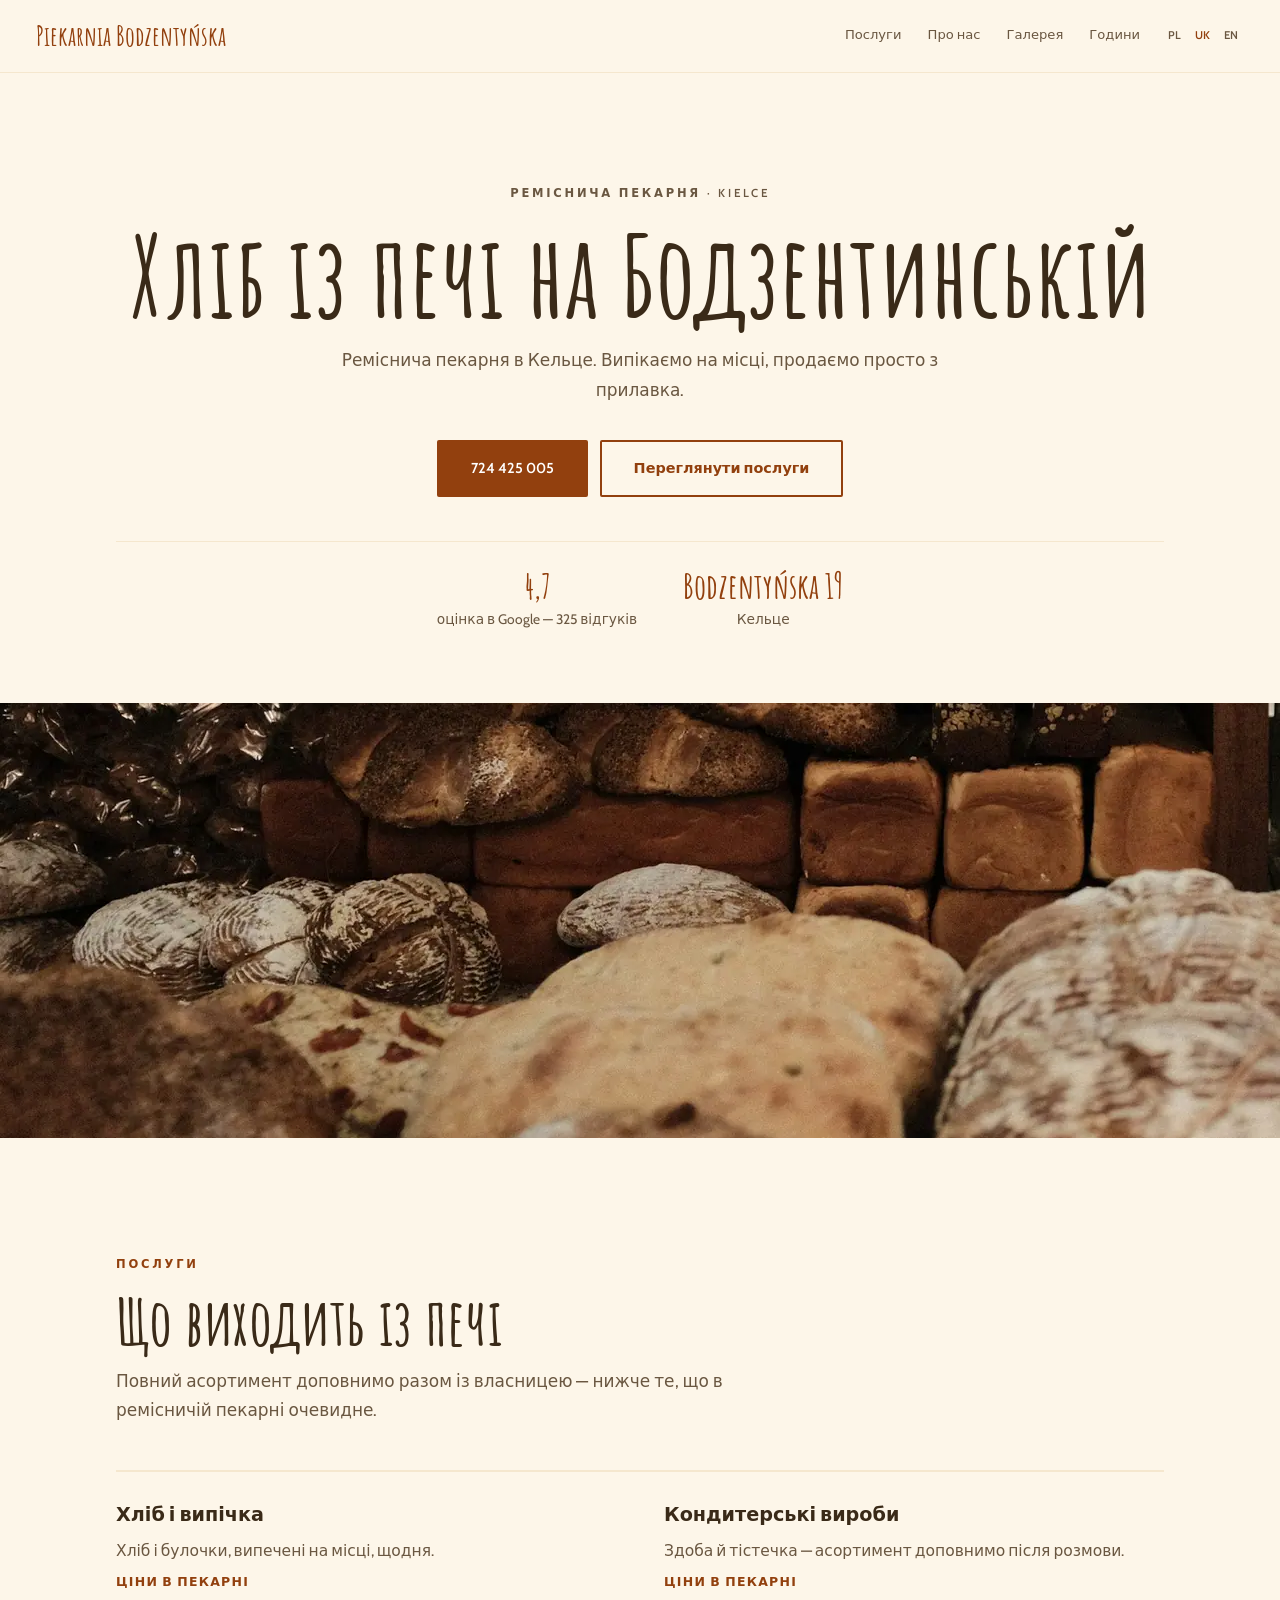
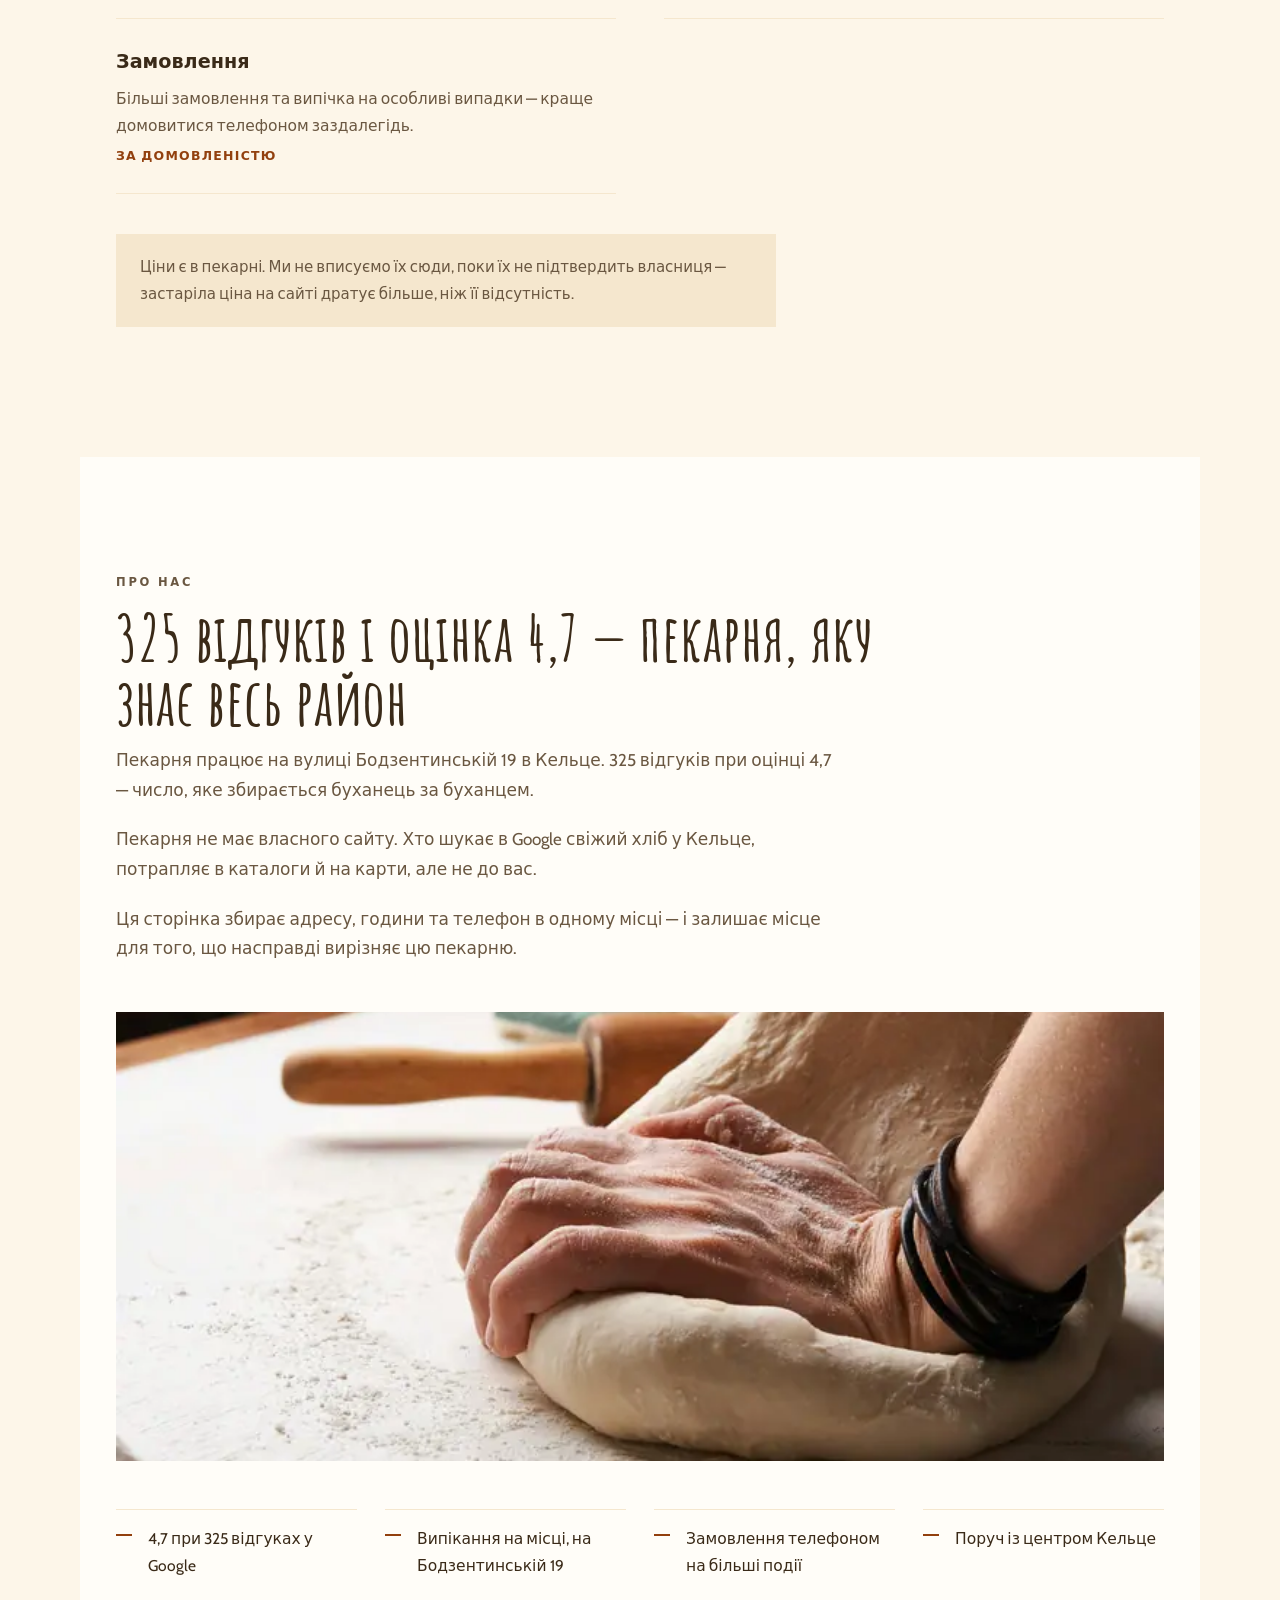
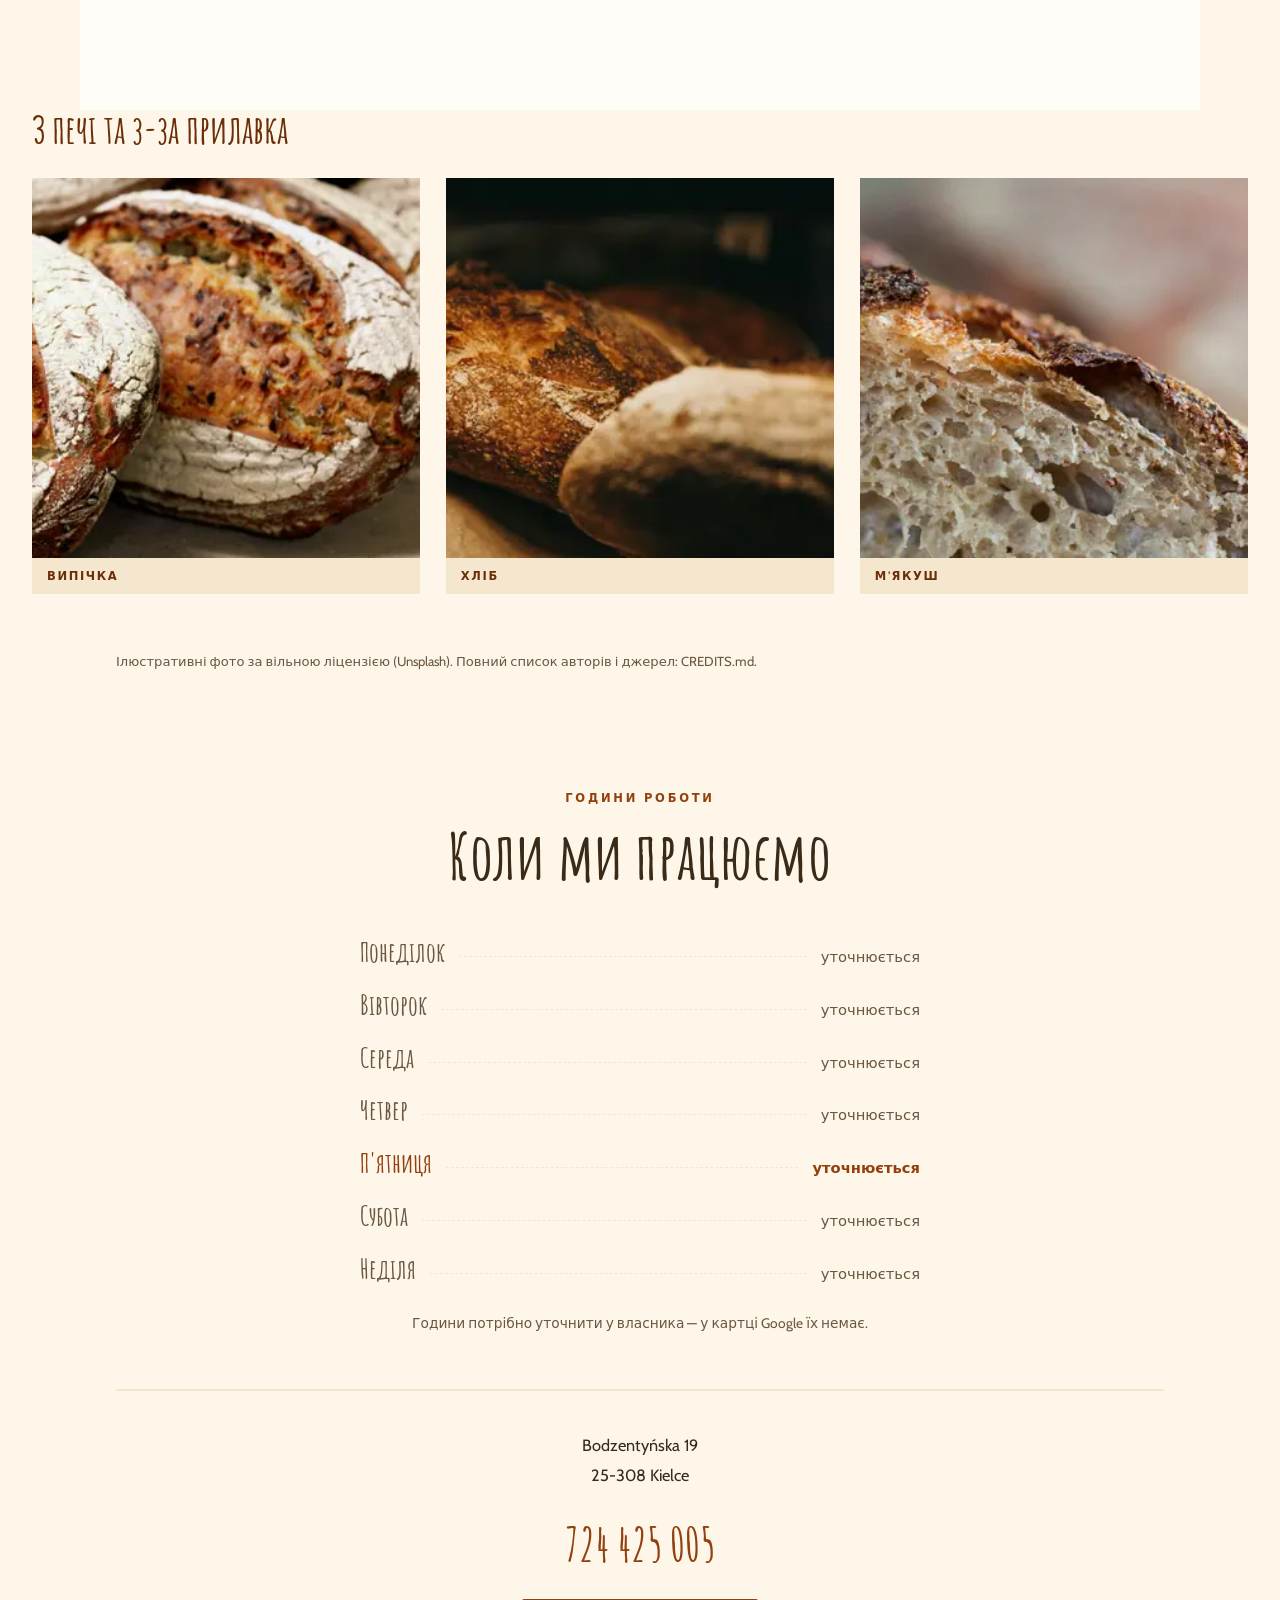
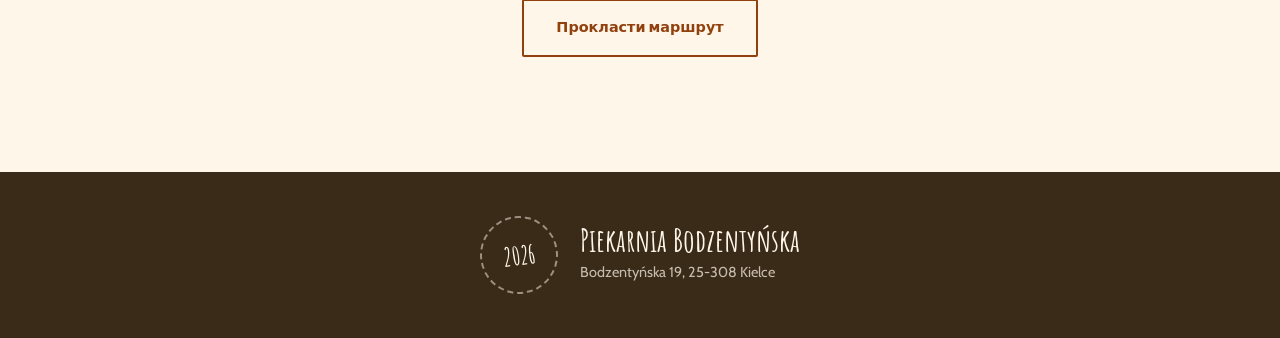
<file: uk/index.html>
<!DOCTYPE html>
<html lang="uk">
<head>
<meta charset="utf-8">
<meta name="viewport" content="width=device-width, initial-scale=1">
<title>Piekarnia Bodzentyńska — реміснича пекарня, Кельце</title>
<meta name="description" content="Реміснича пекарня на вулиці Бодзентинській 19 в Кельце. Випікання на місці. Оцінка 4,7 при 325 відгуках у Google.">
<meta name="robots" content="noindex, nofollow">
<link rel="canonical" href="https://otabekmamadaliev.github.io/piekarnia-bodzentynska-kielce/uk/">
<link rel="alternate" hreflang="pl" href="https://otabekmamadaliev.github.io/piekarnia-bodzentynska-kielce/">
<link rel="alternate" hreflang="uk" href="https://otabekmamadaliev.github.io/piekarnia-bodzentynska-kielce/uk/">
<link rel="alternate" hreflang="en" href="https://otabekmamadaliev.github.io/piekarnia-bodzentynska-kielce/en/">
<link rel="alternate" hreflang="x-default" href="https://otabekmamadaliev.github.io/piekarnia-bodzentynska-kielce/">
<meta name="theme-color" content="#92400E">
<meta property="og:type" content="website">
<meta property="og:locale" content="uk_UA">
<meta property="og:site_name" content="Piekarnia Bodzentyńska">
<meta property="og:title" content="Piekarnia Bodzentyńska — реміснича пекарня, Кельце">
<meta property="og:description" content="Реміснича пекарня на вулиці Бодзентинській 19 в Кельце. Випікання на місці. Оцінка 4,7 при 325 відгуках у Google.">
<meta property="og:url" content="https://otabekmamadaliev.github.io/piekarnia-bodzentynska-kielce/uk/">
<meta property="og:image" content="https://otabekmamadaliev.github.io/piekarnia-bodzentynska-kielce/assets/img/og.jpg">
<meta name="twitter:card" content="summary_large_image">
<link rel="icon" href="data:image/svg+xml,%3Csvg xmlns='http://www.w3.org/2000/svg' viewBox='0 0 32 32'%3E%3Crect width='32' height='32' fill='%23FDF6E9'/%3E%3Ctext x='16' y='24' font-family='Georgia,serif' font-size='19' fill='%2392400E' text-anchor='middle'%3EP%3C/text%3E%3C/svg%3E">
<link rel="preconnect" href="https://fonts.googleapis.com">
<link rel="preconnect" href="https://fonts.gstatic.com" crossorigin>
<link rel="stylesheet" href="https://fonts.googleapis.com/css2?family=Amatic+SC:wght@400;700&family=Cabin:wght@400;500;600&display=swap">
<script>
/* Wykrywanie języka — patrz kielce-web-studio/tmp/gen/lang-auto.mjs. */
(function(){
  try{
    var tu=document.documentElement.lang.slice(0,2), znane={pl:1,uk:1,en:1};
    function idz(l){var p=location.pathname.replace(/index\.html$/,'').replace(/\/(uk|en)\/?$/,'/');
      if(p.slice(-1)!=='/')p+='/';location.replace(l==='pl'?p:p+l+'/');}
    var w=null; try{w=localStorage.getItem('jezyk');}catch(e){}
    if(w&&znane[w]){if(w!==tu)idz(w);return;}
    if(tu!=='pl')return;
    try{if(sessionStorage.getItem('jezyk-auto'))return;sessionStorage.setItem('jezyk-auto','1');}catch(e){}
    var chce='en', lista=navigator.languages||[navigator.language||'en'];
    for(var i=0;i<lista.length;i++){var l=String(lista[i]).slice(0,2).toLowerCase();if(znane[l]){chce=l;break;}}
    if(chce!=='pl')idz(chce);
  }catch(e){}
})();
</script>
<link rel="stylesheet" href="../assets/style.css">

<link rel="preload" as="image" href="../assets/img/hero-2000.webp"
      imagesrcset="../assets/img/hero-640.webp 640w, ../assets/img/hero-960.webp 960w, ../assets/img/hero-1280.webp 1280w, ../assets/img/hero-1600.webp 1600w, ../assets/img/hero-2000.webp 2000w" imagesizes="100vw" type="image/webp" fetchpriority="high">

</head>
<body>
<a class="skip" href="#tresc">Перейти до вмісту</a>

<header class="naglowek-strony" id="gora">
  <a class="szyld-marka" href="#gora">Piekarnia Bodzentyńska</a>
  <nav class="nawigacja" aria-label="Головне меню">
    <a href="#z-pieca">Послуги</a>
    <a href="#historia">Про нас</a>
    <a href="#widok">Галерея</a>
    <a href="#kiedy">Години</a>
  </nav>
  <div class="jz" role="group" aria-label="Вибір мови"><a class="lang" href=".././" hreflang="pl" title="Polski">PL</a><span class="lang is-on" aria-current="true">UK</span><a class="lang" href="../en/" hreflang="en" title="English">EN</a></div>
  <button class="ham" type="button" aria-expanded="false" aria-controls="mm" aria-label="Відкрити меню"><span></span><span></span><span></span></button>
</header>
<nav class="mm" id="mm" aria-label="Головне меню">
  <a href="#z-pieca">Послуги</a>
  <a href="#historia">Про нас</a>
  <a href="#widok">Галерея</a>
  <a href="#kiedy">Години</a>
  <div class="jz jz--mob" role="group" aria-label="Вибір мови"><a class="lang" href=".././" hreflang="pl" title="Polski">PL</a><span class="lang is-on" aria-current="true">UK</span><a class="lang" href="../en/" hreflang="en" title="English">EN</a></div>
</nav>

<main id="tresc">

  <!-- Papierowy szyld: tekst na kremie, fotografia jako pas pod spodem.
       Piekarnia nie potrzebuje przyciemnien i efektow — potrzebuje ciepla. -->
  <section class="szyld">
    <p class="nadtytul">Реміснича пекарня &middot; Kielce</p>
    <h1>Хліб із печі на Бодзентинській</h1>
    <p class="wprowadzenie">Реміснича пекарня в Кельце. Випікаємо на місці, продаємо просто з прилавка.</p>
    <div class="przyciski">
      <a class="guzik" href="tel:+48724425005">724 425 005</a>
      <a class="guzik guzik--obrys" href="#z-pieca">Переглянути послуги</a>
    </div>
    <ul class="liczby">
      <li><b>4,7</b><span>оцінка в Google — 325 відгуків</span></li>
      <li><b>Bodzentyńska 19</b><span>Кельце</span></li>
    </ul>
  </section>
  <div class="pas-foto" aria-hidden="true"><picture><source type="image/webp" srcset="../assets/img/hero-640.webp 640w, ../assets/img/hero-960.webp 960w, ../assets/img/hero-1280.webp 1280w, ../assets/img/hero-1600.webp 1600w, ../assets/img/hero-2000.webp 2000w" sizes="100vw"><img class="img--hero" src="../assets/img/hero-2000.jpg" srcset="../assets/img/hero-640.jpg 640w, ../assets/img/hero-960.jpg 960w, ../assets/img/hero-1280.jpg 1280w, ../assets/img/hero-1600.jpg 1600w, ../assets/img/hero-2000.jpg 2000w" sizes="100vw" width="2000" height="1125" alt="Bochenki chleba na drewnianym regale w piekarni" decoding="async" loading="eager" fetchpriority="high"></picture></div>

  <section class="z-pieca" id="z-pieca">
    <p class="nadtytul nadtytul--brzoskwinia">Послуги</p>
    <h2>Що виходить із печі</h2>
    <p class="wprowadzenie">Повний асортимент доповнимо разом із власницею — нижче те, що в ремісничій пекарні очевидне.</p>
    <div class="wypieki">

      <article class="wypiek">
        <h3>Хліб і випічка</h3>
        <p>Хліб і булочки, випечені на місці, щодня.</p>
        <span class="metka">ціни в пекарні</span>
      </article>

      <article class="wypiek">
        <h3>Кондитерські вироби</h3>
        <p>Здоба й тістечка — асортимент доповнимо після розмови.</p>
        <span class="metka">ціни в пекарні</span>
      </article>

      <article class="wypiek">
        <h3>Замовлення</h3>
        <p>Більші замовлення та випічка на особливі випадки — краще домовитися телефоном заздалегідь.</p>
        <span class="metka">за домовленістю</span>
      </article>

    </div>
    <p class="notka">Ціни є в пекарні. Ми не вписуємо їх сюди, поки їх не підтвердить власниця — застаріла ціна на сайті дратує більше, ніж її відсутність.</p>
  </section>

  <section class="historia" id="historia">
    <p class="nadtytul nadtytul--brzoskwinia">Про нас</p>
    <h2>325 відгуків і оцінка 4,7 — пекарня, яку знає весь район</h2>
    <p>Пекарня працює на вулиці Бодзентинській 19 в Кельце. 325 відгуків при оцінці 4,7 — число, яке збирається буханець за буханцем.</p><p>Пекарня не має власного сайту. Хто шукає в Google свіжий хліб у Кельце, потрапляє в каталоги й на карти, але не до вас.</p><p>Ця сторінка збирає адресу, години та телефон в одному місці — і залишає місце для того, що насправді вирізняє цю пекарню.</p>
    <figure class="historia-pas"><picture><source type="image/webp" srcset="../assets/img/about-480.webp 480w, ../assets/img/about-720.webp 720w, ../assets/img/about-960.webp 960w, ../assets/img/about-1200.webp 1200w" sizes="(min-width: 1160px) 508px, (min-width: 900px) 45vw, calc(100vw - 40px)"><img class="img--about" src="../assets/img/about-1200.jpg" srcset="../assets/img/about-480.jpg 480w, ../assets/img/about-720.jpg 720w, ../assets/img/about-960.jpg 960w, ../assets/img/about-1200.jpg 1200w" sizes="(min-width: 1160px) 508px, (min-width: 900px) 45vw, calc(100vw - 40px)" width="1200" height="900" alt="Dłonie wyrabiające ciasto na oprószonym mąką blacie, obok drewniany wałek" decoding="async" loading="lazy"></picture></figure>
    <ul class="zalety"><li>4,7 при 325 відгуках у Google</li><li>Випікання на місці, на Бодзентинській 19</li><li>Замовлення телефоном на більші події</li><li>Поруч із центром Кельце</li></ul>
  </section>


  <section class="foto-pas" id="widok" aria-label="Галерея">
    <p class="foto-pas-nota">З печі та з-за прилавка</p>
    <figure><picture><source type="image/webp" srcset="../assets/img/detail-1-400.webp 400w, ../assets/img/detail-1-600.webp 600w, ../assets/img/detail-1-800.webp 800w" sizes="(min-width: 1160px) 350px, (min-width: 980px) 31vw, (min-width: 640px) calc(50vw - 28px), calc(100vw - 40px)"><img class="img--detail-1" src="../assets/img/detail-1-800.jpg" srcset="../assets/img/detail-1-400.jpg 400w, ../assets/img/detail-1-600.jpg 600w, ../assets/img/detail-1-800.jpg 800w" sizes="(min-width: 1160px) 350px, (min-width: 980px) 31vw, (min-width: 640px) calc(50vw - 28px), calc(100vw - 40px)" width="800" height="600" alt="Bochenki chleba na zakwasie z charakterystycznym nacięciem skórki" decoding="async" loading="lazy"></picture><figcaption>Випічка</figcaption></figure><figure><picture><source type="image/webp" srcset="../assets/img/detail-2-400.webp 400w, ../assets/img/detail-2-600.webp 600w, ../assets/img/detail-2-800.webp 800w" sizes="(min-width: 1160px) 350px, (min-width: 980px) 31vw, (min-width: 640px) calc(50vw - 28px), calc(100vw - 40px)"><img class="img--detail-2" src="../assets/img/detail-2-800.jpg" srcset="../assets/img/detail-2-400.jpg 400w, ../assets/img/detail-2-600.jpg 600w, ../assets/img/detail-2-800.jpg 800w" sizes="(min-width: 1160px) 350px, (min-width: 980px) 31vw, (min-width: 640px) calc(50vw - 28px), calc(100vw - 40px)" width="800" height="600" alt="Świeże bagietki ułożone jedna na drugiej" decoding="async" loading="lazy"></picture><figcaption>Хліб</figcaption></figure><figure><picture><source type="image/webp" srcset="../assets/img/detail-3-400.webp 400w, ../assets/img/detail-3-600.webp 600w, ../assets/img/detail-3-800.webp 800w" sizes="(min-width: 1160px) 350px, (min-width: 980px) 31vw, (min-width: 640px) calc(50vw - 28px), calc(100vw - 40px)"><img class="img--detail-3" src="../assets/img/detail-3-800.jpg" srcset="../assets/img/detail-3-400.jpg 400w, ../assets/img/detail-3-600.jpg 600w, ../assets/img/detail-3-800.jpg 800w" sizes="(min-width: 1160px) 350px, (min-width: 980px) 31vw, (min-width: 640px) calc(50vw - 28px), calc(100vw - 40px)" width="800" height="600" alt="Zbliżenie przekrojonego bochenka — chrupiąca skórka i pęcherzykowaty miękisz" decoding="async" loading="lazy"></picture><figcaption>М’якуш</figcaption></figure>
  </section>
  <p class="notka notka--luzna">Ілюстративні фото за вільною ліцензією (Unsplash). Повний список авторів і джерел: CREDITS.md.</p>


  <!-- Tablica kredowa przy ladzie: dzień odręcznym pismem, godzina drobnym
       drukiem, cienka kreska między nimi. Adres i telefon stoją POD nią jednym
       ciągiem, tak jak na papierowej torbie z chlebem — bez ramki z Google
       i bez dzielenia sekcji na dwie karty obok siebie. -->
  <section class="kiedy" id="kiedy">
    <p class="nadtytul nadtytul--brzoskwinia">Години роботи</p>
    <h2>Коли ми працюємо</h2>

    <ul class="tablica-kredowa"><li class="kreda-wiersz kreda-wiersz--zamkniete" data-dzien="0"><span class="kreda-dzien">Понеділок</span><span class="kreda-czas">уточнюється</span></li><li class="kreda-wiersz kreda-wiersz--zamkniete" data-dzien="1"><span class="kreda-dzien">Вівторок</span><span class="kreda-czas">уточнюється</span></li><li class="kreda-wiersz kreda-wiersz--zamkniete" data-dzien="2"><span class="kreda-dzien">Середа</span><span class="kreda-czas">уточнюється</span></li><li class="kreda-wiersz kreda-wiersz--zamkniete" data-dzien="3"><span class="kreda-dzien">Четвер</span><span class="kreda-czas">уточнюється</span></li><li class="kreda-wiersz kreda-wiersz--zamkniete" data-dzien="4"><span class="kreda-dzien">П&#39;ятниця</span><span class="kreda-czas">уточнюється</span></li><li class="kreda-wiersz kreda-wiersz--zamkniete" data-dzien="5"><span class="kreda-dzien">Субота</span><span class="kreda-czas">уточнюється</span></li><li class="kreda-wiersz kreda-wiersz--zamkniete" data-dzien="6"><span class="kreda-dzien">Неділя</span><span class="kreda-czas">уточнюється</span></li></ul>
    <p class="szept">Години потрібно уточнити у власника — у картці Google їх немає.</p>

    <div class="torba">
      <p class="torba-adres">Bodzentyńska 19<br>25-308 Kielce</p>
      <a class="telefon" href="tel:+48724425005">724 425 005</a>
      <a class="guzik guzik--obrys" href="https://www.google.com/maps/place/?q=place_id:ChIJaVZBm5MnGEcROQh_0J0kzjs" target="_blank" rel="noopener">Прокласти маршрут</a>
    </div>
  </section>

</main>

<footer class="stopa">
  <span class="stopa-pieczec" aria-hidden="true">2026</span>
  <div class="stopa-tekst">
    <p class="stopa-nazwa">Piekarnia Bodzentyńska</p>
    <p class="stopa-adres">Bodzentyńska 19, 25-308 Kielce</p>
  </div>
</footer>

<script id="i18n" type="application/json">{"sending":"Надсилання…","fillAll":"Заповніть усі поля форми.","openingMail":"Відкриваємо вашу поштову програму…","notConnected":"Форма ще не підключена. Будь ласка, зателефонуйте нам.","sent":"Дякуємо! Повідомлення надіслано — ми скоро зв'яжемося з вами.","failed":"Не вдалося надіслати повідомлення. Будь ласка, зателефонуйте нам.","mailName":"Ім'я та прізвище","mailContact":"Контакт","backToTop":"Нагору","closeGallery":"Закрити перегляд","prevImage":"Попереднє фото","nextImage":"Наступне фото","closeMenu":"Закрити меню"}</script>
<script src="../assets/app.js" defer></script>
<script type="application/ld+json">{
  "@context": "https://schema.org",
  "@type": "Bakery",
  "name": "Piekarnia Bodzentyńska",
  "image": "https://otabekmamadaliev.github.io/piekarnia-bodzentynska-kielce/assets/img/og.jpg",
  "url": "https://otabekmamadaliev.github.io/piekarnia-bodzentynska-kielce/",
  "telephone": "+48724425005",
  "priceRange": "$$",
  "address": {
    "@type": "PostalAddress",
    "streetAddress": "Bodzentyńska 19",
    "addressLocality": "Kielce",
    "postalCode": "25-308",
    "addressRegion": "świętokrzyskie",
    "addressCountry": "PL"
  },
  "geo": {
    "@type": "GeoCoordinates",
    "latitude": 50.8721,
    "longitude": 20.634848
  },
  "hasMap": "https://www.google.com/maps/place/?q=place_id:ChIJaVZBm5MnGEcROQh_0J0kzjs",
  "areaServed": {
    "@type": "City",
    "name": "Kielce"
  },
  "sameAs": []
}</script>
</body>
</html>
</file>
<file: assets/style.css>
/* Piekarnia Bodzentyńska — arkusz wyłącznie tej strony.
 *
 * Kierunek z ui-ux-pro-max: Amatic SC + Cabin, bursztyn #92400E.
 * Amatic to krój odręczny — działa w wielkich nagłówkach i rozpada się
 * w drobnym tekście, więc tu jest WYŁĄCZNIE w H1/H2, a całą treść niesie Cabin.
 * Zdjęcie nie ma przyciemnienia i nie nosi tekstu: chleb ma być apetyczny,
 * a nie służyć za tło.
 */

:root{
  --chleb:#92400E;
  --skorka:#6B2E08;
  --maka:#FDF6E9;
  --maka-cien:#F5E7CE;
  --ziarno:#3A2A18;
  --ziarno-jasny:#6A5741;
  --biel:#FFFDF8;
  --recznie:'Amatic SC',cursive;
  --tresc:'Cabin',system-ui,-apple-system,'Segoe UI',Roboto,sans-serif;
  --szer:1120px;
}

*,*::before,*::after{box-sizing:border-box}
html{-webkit-text-size-adjust:100%;scroll-behavior:smooth;scroll-padding-top:78px}
body{margin:0;background:var(--maka);color:var(--ziarno);
  font:400 17px/1.75 var(--tresc);-webkit-font-smoothing:antialiased}
img{max-width:100%;display:block}
a{color:inherit}
/* Amatic jest waski i lekki, wiec w naglowkach idzie grubosc 700 i wieksza
   skala niz zwykle — inaczej wyglada na przypadkiem wybrany. */
h1,h2{font-family:var(--recznie);font-weight:700;line-height:1;margin:0;letter-spacing:.01em}
h3{font-family:var(--tresc);font-weight:600;margin:0}
.sr{position:absolute;width:1px;height:1px;overflow:hidden;clip:rect(0 0 0 0)}
.skip{position:absolute;left:-9999px;background:var(--chleb);color:#fff;padding:10px 16px;z-index:200}
.skip:focus{left:12px;top:12px}
:focus-visible{outline:2px solid var(--chleb);outline-offset:3px}
.nadtytul{font-size:.72rem;font-weight:600;letter-spacing:.24em;text-transform:uppercase;
  color:var(--ziarno-jasny);margin:0 0 16px}
.nadtytul--brzoskwinia{color:var(--chleb)}
.wprowadzenie{font-size:1.06rem;color:var(--ziarno-jasny);max-width:56ch;margin:0}
.szept{font-size:.86rem;color:var(--ziarno-jasny);margin:14px 0 0;max-width:46ch}

/* --------------------------------------------------------- nagłówek */
.naglowek-strony{position:sticky;top:0;z-index:90;display:flex;align-items:center;gap:22px;min-width:0;
  padding:12px clamp(16px,4vw,36px);background:rgba(253,246,233,.95);
  border-bottom:1px solid var(--maka-cien);transition:box-shadow .5s ease}
.naglowek-strony.przewiniety{box-shadow:0 3px 18px rgba(58,42,24,.08)}
.szyld-marka{font-family:var(--recznie);font-weight:700;font-size:1.7rem;text-decoration:none;
  color:var(--chleb);margin-right:auto;min-width:0;overflow:hidden;text-overflow:ellipsis;white-space:nowrap}
.nawigacja{display:flex;gap:26px}
.nawigacja a{font-size:.82rem;font-weight:500;text-decoration:none;color:var(--ziarno-jasny);
  padding:5px 0;border-bottom:2px solid transparent;transition:color .4s,border-color .4s}
.nawigacja a:hover{color:var(--chleb);border-bottom-color:var(--chleb)}
.jz{display:flex;gap:2px;flex:0 0 auto}
.jz .lang{font-size:.7rem;font-weight:600;padding:5px 6px;text-decoration:none;
  color:var(--ziarno-jasny);transition:color .4s}
.jz .lang:hover{color:var(--ziarno)}
.jz .lang.is-on{color:var(--chleb)}
.ham{display:none;background:0;border:0;padding:11px;cursor:pointer;flex-direction:column;gap:5px}
.ham span{display:block;width:23px;height:2px;background:var(--ziarno)}
.mm{display:none}

/* ------------------------------------------------------------- szyld */
.szyld{max-width:var(--szer);margin:0 auto;text-align:center;
  padding:clamp(56px,9vw,110px) clamp(20px,5vw,36px) clamp(40px,6vw,70px)}
.szyld h1{font-size:clamp(3.2rem,10vw,7rem);margin-bottom:.14em}
.szyld .wprowadzenie{margin:0 auto 34px}
.przyciski{display:flex;flex-wrap:wrap;gap:12px;justify-content:center}
.guzik{background:var(--chleb);color:#fff;text-decoration:none;font-weight:600;font-size:.9rem;
  padding:16px 34px;border-radius:2px;transition:background .4s,transform .4s}
.guzik:hover{background:var(--skorka);transform:translateY(-2px)}
.guzik--obrys{background:transparent;color:var(--chleb);border:2px solid var(--chleb);padding:14px 32px}
.guzik--obrys:hover{background:var(--chleb);color:#fff}
.guzik--jasny{background:var(--maka);color:var(--skorka);display:inline-block;margin-top:16px}
.guzik--jasny:hover{background:#fff}
.liczby{list-style:none;display:flex;flex-wrap:wrap;justify-content:center;gap:16px 46px;
  margin:44px 0 0;padding:28px 0 0;border-top:1px solid var(--maka-cien)}
.liczby b{display:block;font-family:var(--recznie);font-weight:700;font-size:2.1rem;line-height:1;color:var(--chleb)}
.liczby span{font-size:.86rem;color:var(--ziarno-jasny)}

.pas-foto{overflow:hidden}
.pas-foto img{width:100%;height:clamp(240px,34vw,440px);object-fit:cover}

/* ------------------------------------------------------------ wypieki */
.z-pieca,.historia,.kiedy{max-width:var(--szer);margin:0 auto;
  padding:clamp(64px,9vw,120px) clamp(20px,5vw,36px)}
.z-pieca h2,.historia h2,.kiedy h2{font-size:clamp(2.4rem,6vw,4rem);margin-bottom:.2em}
.wypieki{display:grid;gap:0;margin-top:44px;border-top:2px solid var(--maka-cien)}
.wypiek{padding:26px 0;border-bottom:1px solid var(--maka-cien);display:grid;gap:6px}
.wypiek h3{font-size:1.2rem}
.wypiek p{margin:0;font-size:.97rem;color:var(--ziarno-jasny);max-width:62ch}
.metka{font-size:.78rem;font-weight:600;letter-spacing:.1em;text-transform:uppercase;color:var(--chleb)}
.notka{margin-top:40px;font-size:.94rem;color:var(--ziarno-jasny);background:var(--maka-cien);
  padding:20px 24px;max-width:66ch}
.notka--luzna{background:transparent;padding:0;max-width:var(--szer);
  margin:16px auto 0;padding-inline:clamp(20px,5vw,36px);font-size:.82rem}

/* ----------------------------------------------------------- historia */
.historia{display:block;background:var(--biel);max-width:var(--szer);
  margin-inline:auto;padding-inline:clamp(20px,5vw,36px)}
.historia > p{max-width:62ch}
.historia > h2{max-width:760px}
/* Pas zdjecia rozpycha sie na cala szerokosc kolumny tekstu i wychodzi
   z rytmu akapitow — po to, zeby historia miala oddech w polowie. */
.historia-pas{margin:clamp(28px,4vw,48px) 0}
.historia-pas img{width:100%;height:auto;display:block;aspect-ratio:21 / 9;object-fit:cover}
.historia p{color:var(--ziarno-jasny);margin:0 0 1.15em;max-width:60ch}
.zalety{list-style:none;margin:0;padding:0;align-self:start}
.zalety li{padding:15px 0 15px 32px;border-bottom:1px solid var(--maka-cien);position:relative;font-size:.97rem}
.zalety li::before{content:"";position:absolute;left:0;top:24px;width:16px;height:2px;background:var(--chleb)}

.foto-pas{display:grid;grid-template-columns:1fr;gap:clamp(16px,2vw,26px);
  padding:0 clamp(16px,4vw,32px) clamp(24px,4vw,40px);background:var(--maka)}
.foto-pas-nota{margin:0 0 4px;font-family:var(--recznie);font-weight:700;
  font-size:clamp(1.6rem,4vw,2.4rem);color:var(--skorka);line-height:1}
.foto-pas figure{margin:0;overflow:hidden;background:var(--maka-cien)}
.foto-pas img{width:100%;height:clamp(260px,30vw,380px);object-fit:cover;
  transition:transform .9s cubic-bezier(.2,.7,.3,1)}
.foto-pas figure:hover img{transform:scale(1.04)}
.foto-pas figcaption{padding-top:8px;color:var(--skorka);background:none;
  font-weight:600;font-size:.72rem;letter-spacing:.14em;text-transform:uppercase;padding:8px 15px}

/* -------------------------------------------------------------- kiedy */
.kiedy{display:grid;gap:16px}
.kontakt-karta{background:var(--biel);border:1px solid var(--maka-cien);padding:clamp(26px,4vw,42px)}
.kontakt-karta--ciemna{background:var(--chleb);color:var(--maka);border-color:var(--chleb)}
.kontakt-karta--ciemna .nadtytul{color:rgba(253,246,233,.8)}
.kontakt-karta--ciemna .szept{color:rgba(253,246,233,.78)}
.kiedy table{width:100%;border-collapse:collapse;margin-top:8px}
.kiedy th,.kiedy td{padding:13px 0;border-bottom:1px solid var(--maka-cien);text-align:left;font-weight:400}
.kiedy th{font-size:.94rem}
.kiedy td{text-align:right;font-variant-numeric:tabular-nums;color:var(--ziarno-jasny)}
.adres{margin:0 0 16px;line-height:1.8}
.telefon{display:block;font-family:var(--recznie);font-weight:700;font-size:clamp(2rem,4.6vw,2.9rem);
  text-decoration:none;color:var(--maka)}
.telefon:hover{color:#fff}

/* Pieczec jak na papierze do pieczywa: przekrzywiona, przerywany obrys.
   Rok siedzi w stemplu, wiec nie musi lezec w osobnym akapicie nizej. */
.stopa{background:var(--ziarno);color:rgba(253,246,233,.72);
  padding:44px clamp(20px,5vw,48px);display:flex;flex-wrap:wrap;
  align-items:center;justify-content:center;gap:22px}
.stopa-pieczec{flex:none;width:78px;height:78px;border-radius:50%;
  border:2px dashed rgba(253,246,233,.5);display:grid;place-items:center;
  font-family:var(--recznie);font-weight:700;font-size:1.6rem;
  color:var(--maka);transform:rotate(-6deg)}
.stopa-nazwa{margin:0 0 4px;font-family:var(--recznie);font-weight:700;
  font-size:2rem;line-height:1;color:var(--maka)}
.stopa-adres{margin:0;font-size:.9rem;color:rgba(253,246,233,.72)}
@media (max-width:560px){ .stopa-tekst{text-align:center} }

@media (min-width:880px){
  .wypieki{grid-template-columns:repeat(2,1fr);column-gap:48px}
  /* Zalety w rzedzie pod zdjeciem, nie w drugiej kolumnie. */
  .zalety{display:grid;grid-template-columns:repeat(auto-fit,minmax(230px,1fr));gap:0 28px}
  .zalety li{border-bottom:0;border-top:1px solid var(--maka-cien)}
  .foto-pas{grid-template-columns:repeat(3,1fr)}
  .foto-pas-nota{grid-column:1 / -1}
  .kiedy{grid-template-columns:1.2fr .8fr}
}
@media (max-width:879px){
  .nawigacja{display:none}
  .ham{display:flex}
  .mm{display:none;position:fixed;inset:60px 0 auto;z-index:85;background:var(--maka);
    border-bottom:1px solid var(--maka-cien);padding:10px 20px 20px;flex-direction:column}
  .mm.otwarte{display:flex}
  .mm a{text-decoration:none;font-weight:500;font-size:.92rem;padding:14px 0;
    border-bottom:1px solid var(--maka-cien)}
}

@media (prefers-reduced-motion:reduce){
  html{scroll-behavior:auto}
  *,*::before,*::after{animation-duration:.001ms!important;transition-duration:.001ms!important}
}

.img--hero{object-position:50% 50%}
.img--about{object-position:50% 50%}
.img--detail-1{object-position:50% 50%}
.img--detail-2{object-position:50% 50%}
.img--detail-3{object-position:50% 50%}

/* ===================================================== TABLICA KREDOWA
 * Piekarnia wypisuje godziny kredą przy ladzie: dzień odręcznym pismem,
 * godzina drobnym drukiem obok, cienka kreska między nimi. Tabela z dwiema
 * kolumnami byłaby tu urzędowa, a nie piekarska.
 */
.kiedy{display:block;text-align:center}
.tablica-kredowa{list-style:none;max-width:560px;margin:clamp(26px,4vw,40px) auto 0;padding:0;
  text-align:left}
.kreda-wiersz{display:flex;align-items:baseline;gap:14px;padding:10px 0}
/* Kreska między dniem a godziną — dokładnie tak wypełnia się miejsce
   na tablicy, żeby oko nie zgubiło wiersza. */
.kreda-wiersz::after{content:"";order:1;flex:1;height:0;
  border-bottom:1px dashed var(--maka-cien);transform:translateY(-5px)}
.kreda-dzien{order:0;font-family:var(--recznie);font-weight:700;font-size:1.7rem;line-height:1}
.kreda-czas{order:2;font-size:.92rem;color:var(--ziarno-jasny);white-space:nowrap;
  font-variant-numeric:tabular-nums}
.kreda-wiersz--zamkniete .kreda-dzien{color:var(--ziarno-jasny)}
.kreda-wiersz.dzis .kreda-dzien{color:var(--chleb)}
.kreda-wiersz.dzis .kreda-czas{color:var(--chleb);font-weight:600}
.kiedy .szept{margin-left:auto;margin-right:auto}

/* Adres jak nadruk na papierowej torbie — jeden ciąg pod tablicą. */
.torba{margin-top:clamp(34px,5vw,54px);padding-top:clamp(28px,4vw,40px);
  border-top:2px solid var(--maka-cien);display:grid;gap:14px;justify-items:center}
.torba-adres{margin:0;font-size:1.02rem;line-height:1.8}
.torba .telefon{color:var(--chleb)}
.torba .telefon:hover{color:var(--skorka)}

/* ==================================== TELEFON: dotyk i czytelność
 * Zmierzone skryptem scripts/mobile.mjs na 360 i 390 px, w trzech językach.
 *
 * Przełącznik języka miał 26×29 px. To jest pierwszy element, w który celuje
 * ukraiński klient po wejściu na stronę, a opuszek palca ma około 45 px —
 * czyli trafiał obok. Podpisy i etykiety siedziały na 10.9–11.5 px.
 *
 * Rozmiary idą z !important, bo bez tego przegrywają na specyficzności
 * z regułami dekoracyjnymi (.jezyk .lang, .galeria figcaption). To są progi
 * dostępności, nie ozdoba — muszą wygrać. Poza wąskim ekranem nic się nie zmienia.
 */
@media (max-width: 900px){
  .lang{
    min-width:44px !important;min-height:44px !important;padding:0 6px !important;
    display:inline-flex !important;align-items:center;justify-content:center;
    font-size:12px !important;
  }
  .ham{min-width:44px !important;min-height:44px !important;
    align-items:center;justify-content:center}
  .marka,.logo,.znak,.szyld-marka,.tytul-marki,.nazwa{
    min-height:44px !important;display:flex !important;align-items:center}

  /* Wersaliki z dużym rozstrzeleniem poniżej 12 px są na telefonie
     nieczytelne, niezależnie od tego, jak dobrze wyglądają na monitorze. */
  .nadtytul,.nadpis,.etyk,.etykieta,.etykietka,.plakietka,.tag,.mini,
  .metryczka,.sygnatura,.kd-dzien,.chip-dzien,.dzis-etyk,.dzis-etykieta,
  .sala-etyk,.para-etyk,.blok-tytul,.zaufanie-etyk,.numer,.numerek,
  .fakt-etyk,.bilecik-nad,.pas-telefon-etyk,.kreda-czas,
  figcaption,.kolo-czas,.chip-czas,.pigulka-czas,.kd-czas,.dzwon,
  .kafel-czas,.zaufanie-pod,.fakt-pod,.os-czas,.wiersz-czas,
  .lekarz-pwz,.opinia-zrodlo,.reszta-tygodnia,.sala-dni,.sala-czas{
    font-size:12px !important;
  }

  /* Długie numery i nazwy ulic nie mogą rozpychać strony w bok. */
  .tel-link,.tel-duzy,.numer-duzy,.wielki-nr,.duzy-tel,.duzy-numer,
  .telefon,.numer-xl,.bilecik-numer,.tel,.adr-wielki,.ulica{
    overflow-wrap:anywhere;
  }
}


/* ============================ TELEFON: reszta celów i etykiet
 * Trzecia tura po pomiarze scripts/mobile.mjs. Patrz komentarz w tmp/mobile-3.mjs.
 */
@media (max-width: 900px){
  /* Etykiety i nagłówki tabel: max() nigdy nie zmniejsza, tylko podnosi
     te, które siedziały poniżej progu. */
  th,td,dt,label,legend,small,
  .kol-czas,.kol-cena,.kol-zakres,.poz-nr,.poz-cena,.metka,.cennik,
  .usluga-cena,.grupa-razy,.skladka li,.dostawa-cena{
    font-size:max(12px,.8rem);
  }

  /* Cele dotykowe: telefon w pasku, przyciski, kafelki godzin w kreatorze,
     rozwijane pytania. Wszystko, co się naciska palcem. */
  a[href^="tel:"],.btn,.guzik,.klaw,.klawisz,.pig,.pigula,.ramka,.obwodka,
  .linia,.nr,.tel-link,.tel-btn,.tel-pigula,.dzwon,.telefon-gora,.link-strzalka,
  .godzina,.dzien,.zakladka,summary{
    min-height:44px;display:inline-flex;align-items:center;justify-content:center;
  }
  /* Rozwijane pytania i zakładki są blokowe — wyrównanie do lewej,
     inaczej tekst wskoczyłby na środek. */
  summary,.zakladka{justify-content:flex-start}

  /* iOS przybliża stronę przy dotknięciu pola mniejszego niż 16 px.
     To zachowanie Safari, nie preferencja — jedyne wyjście to 16 px. */
  input,select,textarea{font-size:16px;min-height:44px}
  textarea{min-height:80px}
}


/* ================== TELEFON: ostatnie drobiazgi
 * Dokładne miejsca z tmp/male-teksty.mjs: ceny w cennikach, podpisy przycisków,
 * numer w pasku i dopisek w logotypie. Wszystko poniżej 12 px na 390 px.
 * Gola s ma pod znakiem napis EST. KIELCE ustawiony na 9 px — na monitorze
 * to elegancki detal, w ręce nieczytelna plamka. */
@media (max-width:900px){
  .wielka-pigula span,.telefon-gora,.cena-bukietu,.lista-cena,
  .znak-n,.znak-r,.tydzien summary,.ramka,.bilecik-guziki .ramka,
  .marka-pod,.hero-adres,.grupa-razy,.cennik,.metka{font-size:12px !important}
}


/* ================== TELEFON: budżet paska nagłówka
 * Patrz komentarz w tmp/mobile-4.mjs — to jest naprawa regresji, którą sam
 * wprowadziłem, podnosząc cele dotykowe bez sprawdzenia szerokości paska.
 */
@media (max-width: 900px){
  .belka,.nav,.naglowek-strony,.szyld,.pas-gorny,.listwa,.top-bar,.gora{
    flex-wrap:nowrap;
  }
  /* Marka może się skrócić wielokropkiem; reszta paska nie może zniknąć. */
  .marka,.logo,.znak,.szyld-marka,.tytul-marki,.nazwa,.marka-nazwa{
    min-width:44px;flex:1 1 auto;overflow:hidden;text-overflow:ellipsis;
  /* Nazwa firmy jest w pasku najwazniejsza — to po nia klient patrzy pierwszy.
     Wczesniej przelacznik jezyka (3 x 44px) spychal ja do 44px i "Dentika"
     pokazywala sie jako "De". Guziki jezyka zwezone; WYSOKOSC 44px zostaje,
     bo to ona decyduje o trafianiu palcem, a 32px szerokosci i tak jest
     powyzej progu 24px z WCAG 2.5.8. */
  .jz .lang,.jezyk .lang,.jezyki .lang,.jez .lang{min-width:32px;padding-inline:4px}
  }
  .jz,.jezyk,.jezyki{flex:0 0 auto}

  /* Nagłówki tabel: th przegrywa na specyficzności z .cennik thead th. */
  th,td,.cennik th,.cennik td,.plan th,.plan td,
  .godziny-tabela th,.godziny-tabela td{font-size:max(12px,.8rem) !important}
}

/* Poniżej 560 px przycisk CTA z paska ustępuje miejsca telefonowi i menu.
   Ta sama akcja jest w menu pod hamburgerem i w treści strony, więc nic
   nie ginie — a pasek przestaje wypychać stronę w bok. */
@media (max-width: 560px){
  .btn--belka,.btn--zloty.btn--belka,.btn--czerwony.btn--belka,
  .btn--glowny.btn--belka,.btn--pelny-kolor.btn--belka{display:none !important}
}


/* ============ TELEFON: ostatnie etykiety i pasek dni
 * .krok-etyk i podobne to klasy na <label>, wiec wygrywaja z regula na samym
 * elemencie. Pasek dni w kreatorze rezerwacji ma sie PRZEWIJAC w bok,
 * a nie rozpychac strone — min-width:0 przywraca przycinanie. */
@media (max-width:900px){
  label,legend,.krok-etyk,.znacznik,.wyroznik,.pole-grupa label,
  .zapis-form label,.wizyta-form label,.zam-form label,.rez-pole label{
    font-size:max(12px,.78rem) !important;
  }
  .dni,#dni,.godziny,#godziny{min-width:0;overflow-x:auto;-webkit-overflow-scrolling:touch}
  .kreator,.kreator .krok{min-width:0}
}


@media (max-width:900px){
  .skip{min-height:44px;display:inline-flex;align-items:center}
}

/* switcher w menu mobilnym */
@media (max-width:560px){
  header .jz{display:none}
  .jz--mob{display:flex;gap:2px;padding:10px 0 2px}
  .jz--mob .lang{min-width:44px;min-height:44px;display:inline-flex;
    align-items:center;justify-content:center}
}
@media (min-width:561px){ .jz--mob{display:none} }
</file>
